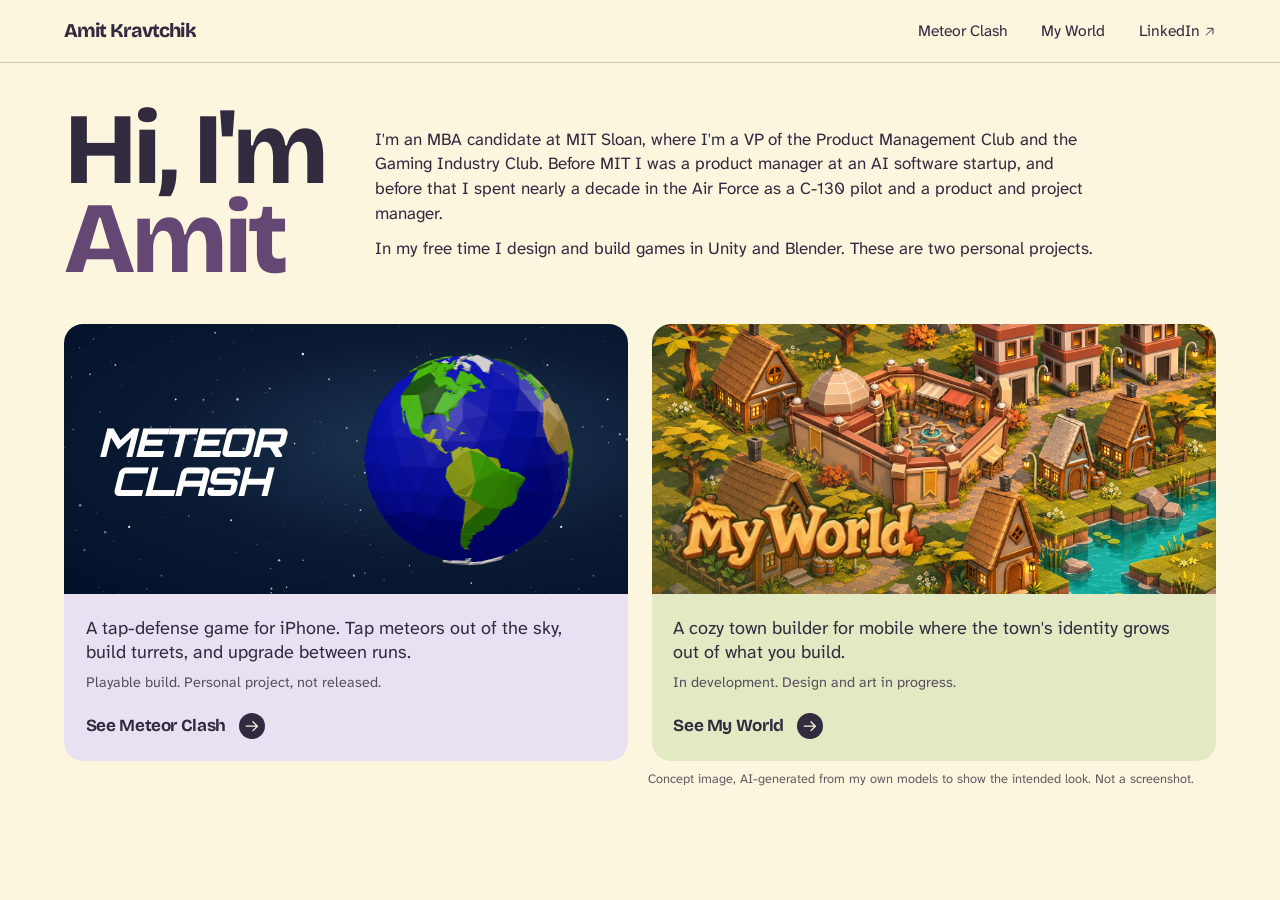
<file: index.html>
<!doctype html>
<html lang="en">
<head>
  <meta charset="utf-8">
  <meta name="viewport" content="width=device-width, initial-scale=1">
  <meta name="color-scheme" content="light">
  <meta name="description" content="Two personal games I design and build in Unity and Blender.">
  <title>Amit Kravtchik | Game projects</title>
  <link rel="icon" href="data:,">
  <link rel="preload" href="fonts/bricolage.woff2" as="font" type="font/woff2" crossorigin>
  <link rel="stylesheet" href="styles.css?v=3">
  <script type="module" src="site.js?v=8"></script>
</head>
<body class="home">
<a class="skip" href="#main">Skip to content</a>
<header class="mast"><div class="shell bar">
  <a class="byline" href="index.html">Amit Kravtchik</a>
  <nav aria-label="Main navigation"><a href="meteor-clash.html">Meteor Clash</a>
<a href="my-world.html">My World</a>
<a href="https://www.linkedin.com/in/amit-kravtchik/" target="_blank" rel="noopener noreferrer">LinkedIn<svg viewBox="0 0 24 24" width="20" height="20" fill="none" stroke="currentColor" stroke-width="1.7" stroke-linecap="round" stroke-linejoin="round" aria-hidden="true"><path d="M6 18 18 6M8 6h10v10"/></svg></a>
</nav>
</div></header>
<main class="shell" id="main">

<header class="hello">
  <h1>Hi, I'm <span>Amit</span></h1>
  <div class="bio"><p>I'm an MBA candidate at MIT Sloan, where I'm a VP of the Product Management Club and the Gaming Industry Club. Before MIT I was a product manager at an AI software startup, and before that I spent nearly a decade in the Air Force as a C-130 pilot and a product and project manager.</p>
  <p>In my free time I design and build games in Unity and Blender. These are two personal projects.</p></div>
</header>
<div class="projects">
  <a class="project arcade" href="meteor-clash.html" aria-labelledby="see-mc">
    <div class="cover space"><h2><span class="mc-logo"><span>METEOR</span><span>CLASH</span></span></h2>
      <div class="cover-planet" data-model="planet1" data-kind="cover" aria-hidden="true"><div class="stage"><canvas></canvas><span class="model-status" hidden></span></div></div>
    </div>
    <div class="card-copy"><p>A tap-defense game for iPhone. Tap meteors out of the sky, build turrets, and upgrade between runs.</p>
      <small>Playable build. Personal project, not released.</small>
      <span class="card-link" id="see-mc">See Meteor Clash <svg viewBox="0 0 24 24" width="20" height="20" fill="none" stroke="currentColor" stroke-width="1.7" stroke-linecap="round" stroke-linejoin="round" aria-hidden="true"><path d="M4 12h15m-6-6 6 6-6 6"/></svg></span>
    </div>
  </a>
  <a class="project town" href="my-world.html" aria-labelledby="see-mw" aria-describedby="concept-credit">
    <div class="cover village"><img class="cover-art" src="img/mw_concept.webp" width="1600" height="900" alt="Village of thatched cottages and townhouses around a domed market"><h2><img class="mw-logo" title="AI-generated My World wordmark" src="img/mw_logo.webp" srcset="img/mw_logo.webp 1x, img/mw_logo@2x.webp 2x" width="240" height="80" alt="My World"></h2></div>
    <div class="card-copy"><p>A cozy town builder for mobile where the town's identity grows out of what you build.</p>
      <small>In development. Design and art in progress.</small>
      <span class="card-link" id="see-mw">See My World <svg viewBox="0 0 24 24" width="20" height="20" fill="none" stroke="currentColor" stroke-width="1.7" stroke-linecap="round" stroke-linejoin="round" aria-hidden="true"><path d="M4 12h15m-6-6 6 6-6 6"/></svg></span>
    </div>
  </a>
</div>
<p class="art-credit" id="concept-credit">Concept image, AI-generated from my own models to show the intended look. Not a screenshot.</p>
</main>
</body>
</html>
</file>
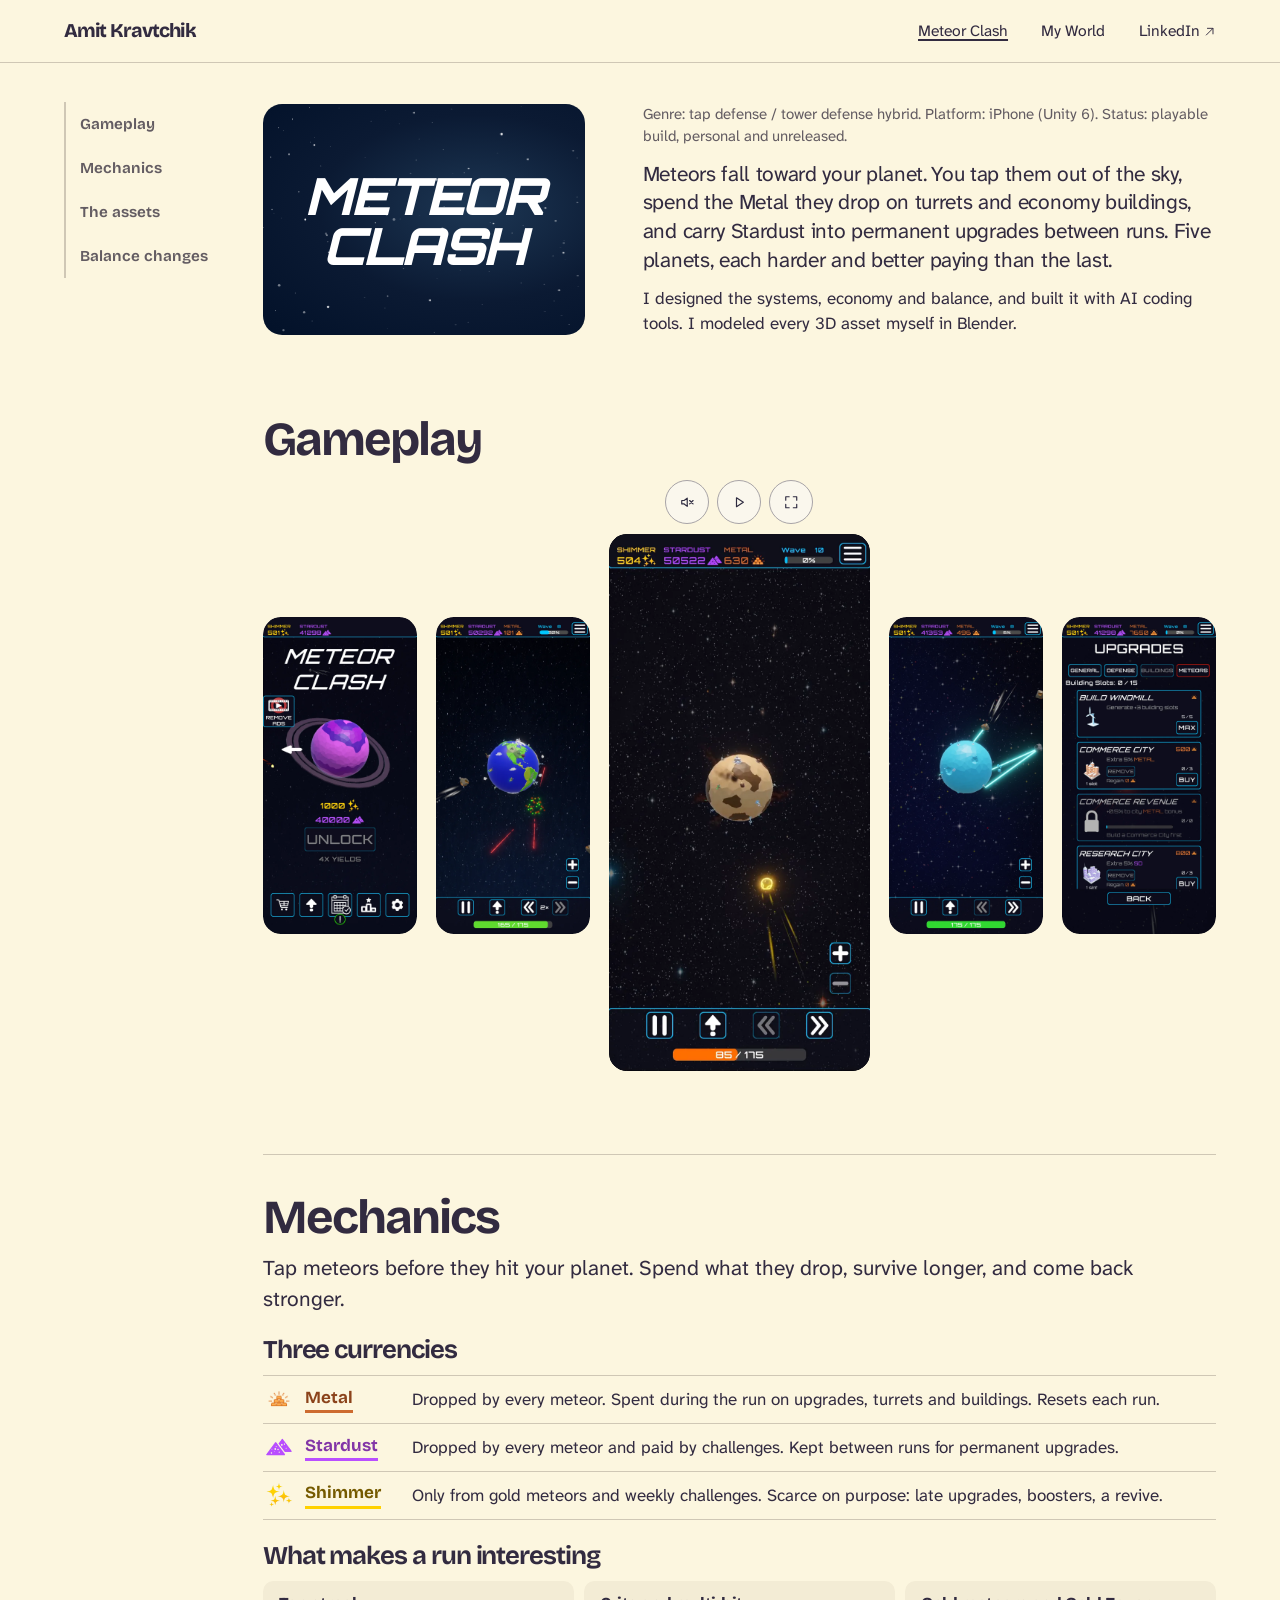
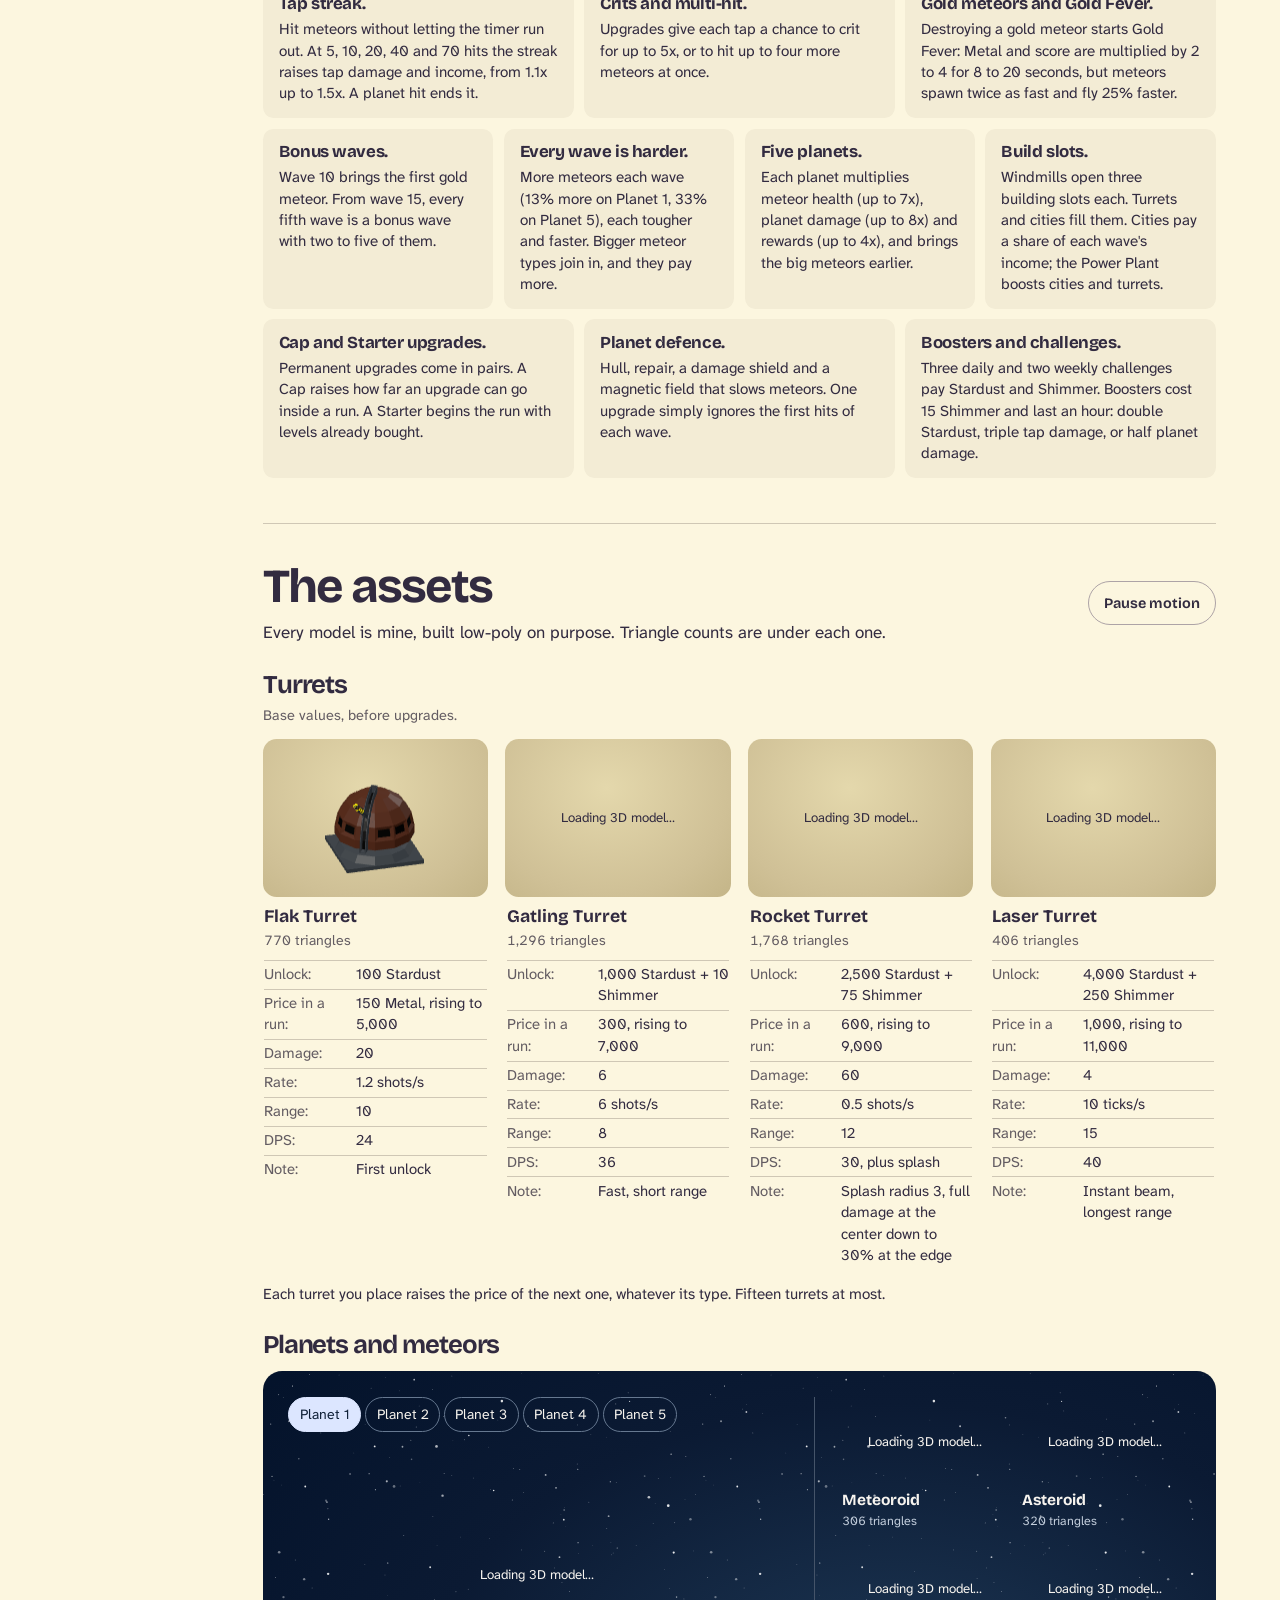
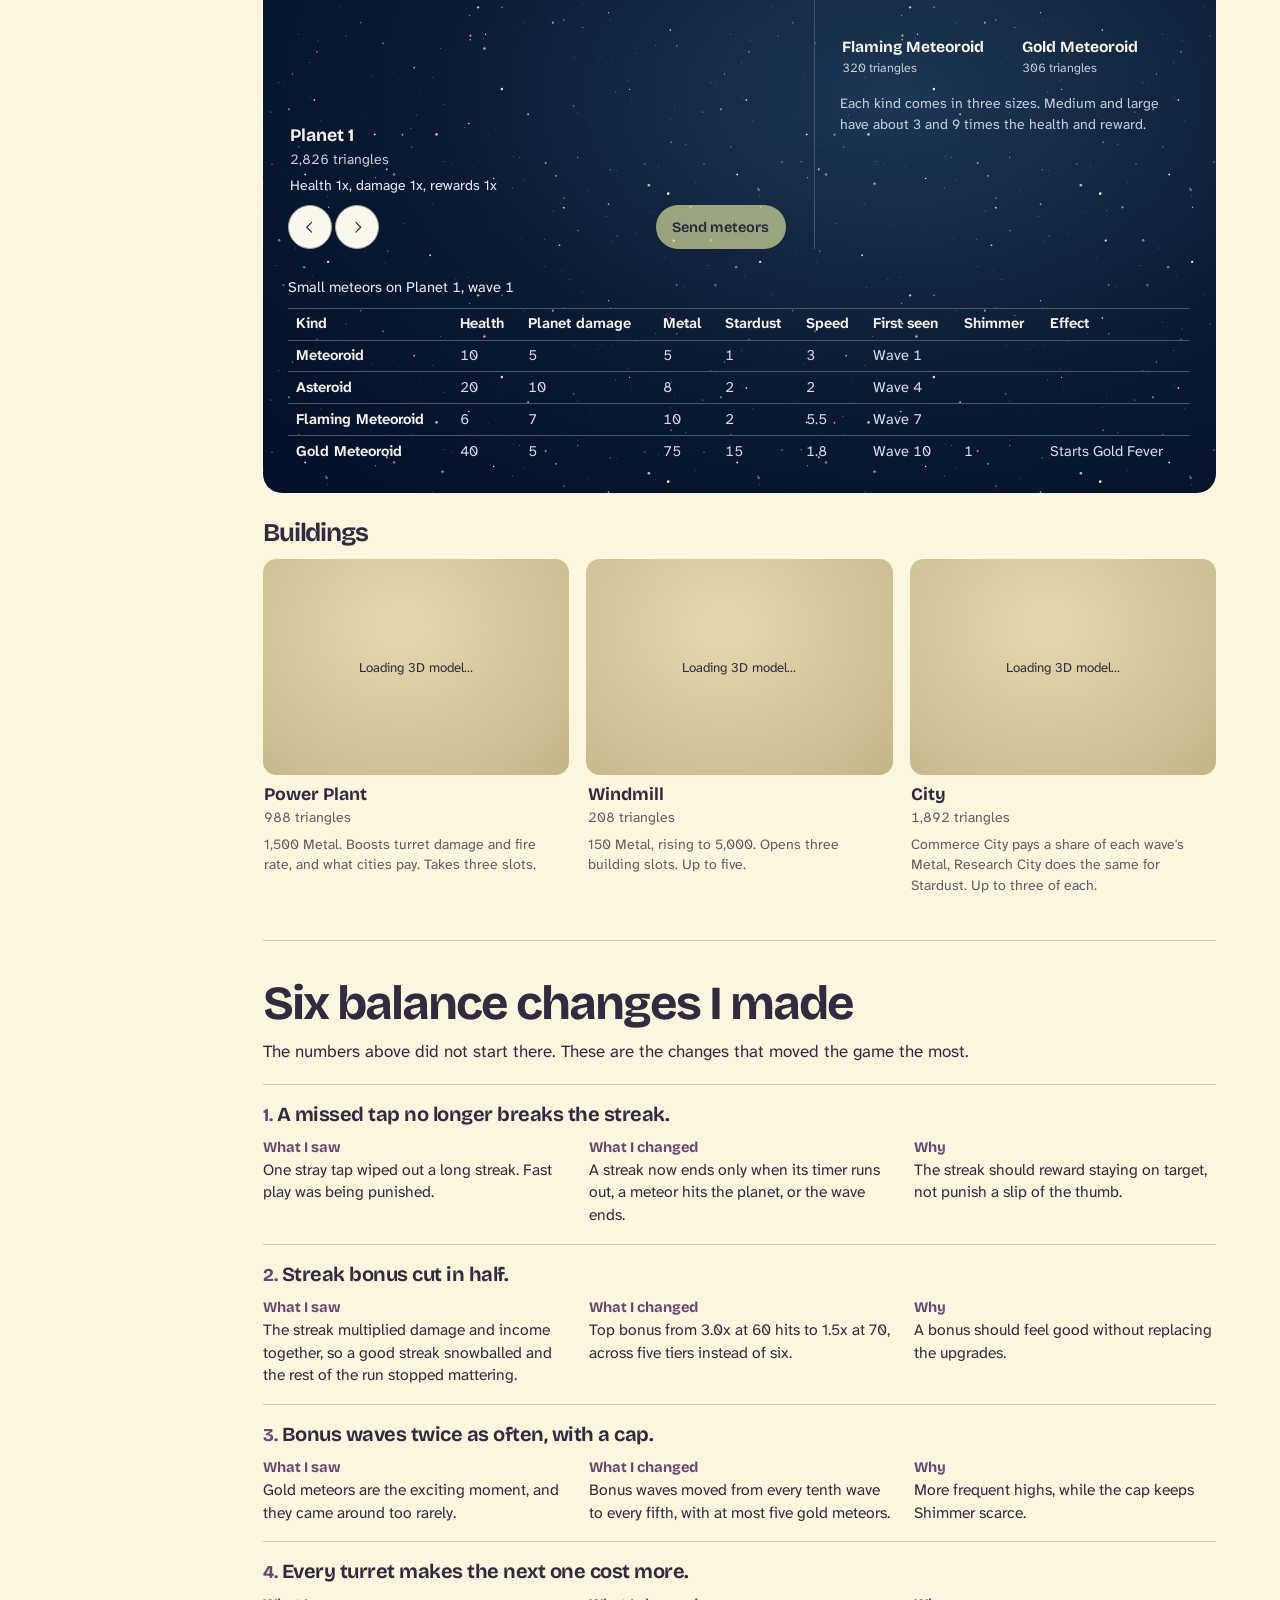
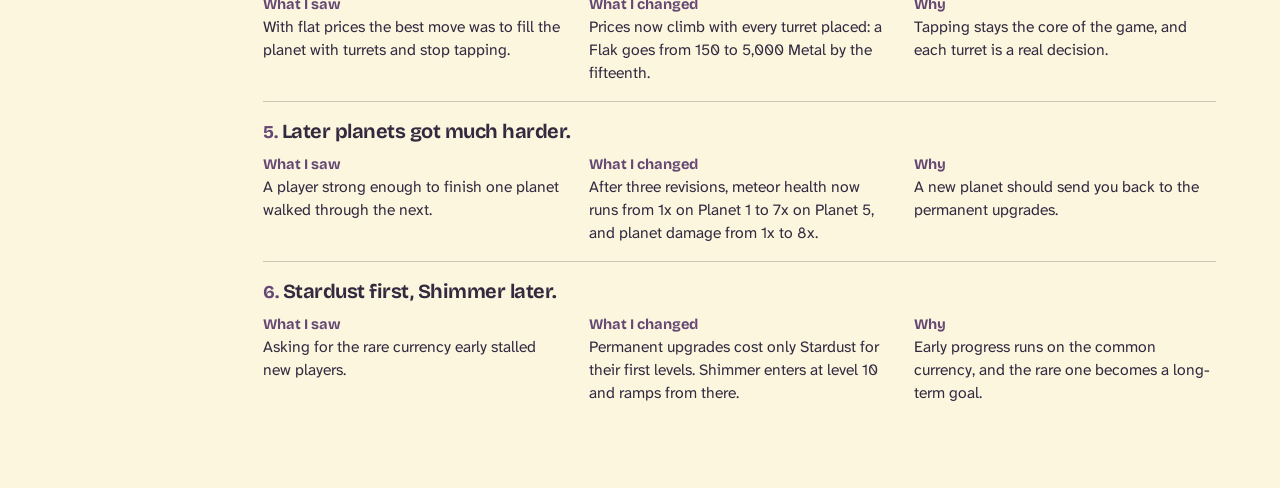
<file: meteor-clash.html>
<!doctype html>
<html lang="en">
<head>
  <meta charset="utf-8">
  <meta name="viewport" content="width=device-width, initial-scale=1">
  <meta name="color-scheme" content="light">
  <meta name="description" content="My personal iPhone tap-defense game, its low-poly models and six balance changes I made.">
  <title>Meteor Clash | Amit Kravtchik</title>
  <link rel="icon" href="data:,">
  <link rel="preload" href="fonts/bricolage.woff2" as="font" type="font/woff2" crossorigin>
  <link rel="stylesheet" href="styles.css?v=7">
  <script type="module" src="lightbox.js?v=7"></script>
  <script type="module" src="site.js?v=8"></script>
</head>
<body class="game meteor">
<a class="skip" href="#main">Skip to content</a>
<header class="mast"><div class="shell bar">
  <a class="byline" href="index.html">Amit Kravtchik</a>
  <nav aria-label="Main navigation"><a href="meteor-clash.html" aria-current="page">Meteor Clash</a>
<a href="my-world.html">My World</a>
<a href="https://www.linkedin.com/in/amit-kravtchik/" target="_blank" rel="noopener noreferrer">LinkedIn<svg viewBox="0 0 24 24" width="20" height="20" fill="none" stroke="currentColor" stroke-width="1.7" stroke-linecap="round" stroke-linejoin="round" aria-hidden="true"><path d="M6 18 18 6M8 6h10v10"/></svg></a>
</nav>
</div></header>
<main class="shell" id="main">
<nav class="page-nav" aria-label="On this page"><a href="#gameplay">Gameplay</a><a href="#play">Mechanics</a><a href="#assets">The assets</a><a href="#balance">Balance changes</a></nav>

<header class="game-intro">
  <h1 class="title-panel space" aria-label="Meteor Clash"><span class="mc-logo"><span>METEOR</span><span>CLASH</span></span></h1>
  <div class="game-copy"><p class="metadata">Genre: tap defense / tower defense hybrid. Platform: iPhone (Unity 6). Status: playable build, personal and unreleased.</p>
    <p>Meteors fall toward your planet. You tap them out of the sky, spend the Metal they drop on turrets and economy buildings, and carry Stardust into permanent upgrades between runs. Five planets, each harder and better paying than the last.</p>
    <p>I designed the systems, economy and balance, and built it with AI coding tools. I modeled every 3D asset myself in Blender.</p></div>
</header>
<section class="captures" id="gameplay" aria-labelledby="gameplay-h"><h2 id="gameplay-h">Gameplay</h2>
<div class="capture-grid">
<div class="capture-slot filled" data-slot="shot-1"><button type="button" class="image-thumb" aria-haspopup="dialog" aria-label="Enlarge screenshot: home screen with the fifth planet"><img src="img/mc_shot_1.webp" width="828" height="1704" alt="Meteor Clash home screen showing the ringed purple fifth planet, its unlock price and 4X yields" loading="lazy"></button></div>
<div class="capture-slot filled" data-slot="shot-2"><button type="button" class="image-thumb" aria-haspopup="dialog" aria-label="Enlarge screenshot: turrets defending the first planet"><img src="img/mc_shot_2.webp" width="828" height="1704" alt="Turrets on the first planet firing red tracers at incoming meteors" loading="lazy"></button></div>
<div class="video-cell"><div class="video-tools"><button type="button" class="icon-button" data-sound aria-pressed="false" aria-label="Sound"><svg viewBox="0 0 24 24" width="20" height="20" fill="none" stroke="currentColor" stroke-width="1.7" stroke-linecap="round" stroke-linejoin="round" aria-hidden="true"><path d="M4 9.5v5h3.5L12 18V6L7.5 9.5z"/><path class="sound-on" d="M15.5 9a4 4 0 0 1 0 6M18 6.5a7.5 7.5 0 0 1 0 11"/><path class="sound-off" d="m15.5 9.5 5 5m0-5-5 5"/></svg></button><button type="button" class="icon-button" data-playback aria-pressed="false" aria-label="Pause video"><svg viewBox="0 0 24 24" width="20" height="20" fill="none" stroke="currentColor" stroke-width="1.7" stroke-linecap="round" stroke-linejoin="round" aria-hidden="true"><path class="is-playing" d="M9 6v12M15 6v12"/><path class="is-paused" d="M8 5.5v13l10-6.500z"/></svg></button><button type="button" class="icon-button" data-enlarge aria-label="Enlarge video"><svg viewBox="0 0 24 24" width="20" height="20" fill="none" stroke="currentColor" stroke-width="1.7" stroke-linecap="round" stroke-linejoin="round" aria-hidden="true"><path d="M9 4H4v5M15 4h5v5M9 20H4v-5M15 20h5v-5"/></svg></button></div>
<div class="capture-slot video-slot filled" data-slot="video"><video src="video/mc_gameplay.mp4?v=3" poster="img/mc_gameplay_poster.webp" width="720" height="1480" muted loop playsinline preload="metadata" aria-label="42 seconds of Meteor Clash gameplay: tapping meteors, buying buildings, a Gold Rush and laser turrets."></video></div></div>
<div class="capture-slot filled" data-slot="shot-3"><button type="button" class="image-thumb" aria-haspopup="dialog" aria-label="Enlarge screenshot: laser turrets on the ice planet"><img src="img/mc_shot_3.webp" width="828" height="1704" alt="Three cyan laser beams from an ice planet tracking incoming meteors" loading="lazy"></button></div>
<div class="capture-slot filled" data-slot="shot-4"><button type="button" class="image-thumb" aria-haspopup="dialog" aria-label="Enlarge screenshot: in-run building upgrades"><img src="img/mc_shot_4.webp" width="828" height="1704" alt="Upgrade menu listing Windmill, Commerce City and Research City with Metal prices" loading="lazy"></button></div>
</div></section>
<section class="play" id="play"><h2>Mechanics</h2>
<p class="run-loop">Tap meteors before they hit your planet. Spend what they drop, survive longer, and come back stronger.</p>
<h3>Three currencies</h3><dl class="currencies">
<div class="currency-metal"><dt><button type="button" class="image-thumb" aria-haspopup="dialog" aria-label="Enlarge Metal icon"><img src="img/mc_cur_metal.webp" width="28" height="28" alt="" loading="lazy"></button><strong>Metal</strong></dt><dd>Dropped by every meteor. Spent during the run on upgrades, turrets and buildings. Resets each run.</dd></div>
<div class="currency-stardust"><dt><button type="button" class="image-thumb" aria-haspopup="dialog" aria-label="Enlarge Stardust icon"><img src="img/mc_cur_stardust.webp" width="28" height="28" alt="" loading="lazy"></button><strong>Stardust</strong></dt><dd>Dropped by every meteor and paid by challenges. Kept between runs for permanent upgrades.</dd></div>
<div class="currency-shimmer"><dt><button type="button" class="image-thumb" aria-haspopup="dialog" aria-label="Enlarge Shimmer icon"><img src="img/mc_cur_shimmer.webp" width="28" height="28" alt="" loading="lazy"></button><strong>Shimmer</strong></dt><dd>Only from gold meteors and weekly challenges. Scarce on purpose: late upgrades, boosters, a revive.</dd></div>
</dl>
<h3>What makes a run interesting</h3>
<div class="mechanics">
<div><h4>Tap streak.</h4><p>Hit meteors without letting the timer run out. At 5, 10, 20, 40 and 70 hits the streak raises tap damage and income, from 1.1x up to 1.5x. A planet hit ends it.</p></div>
<div><h4>Crits and multi-hit.</h4><p>Upgrades give each tap a chance to crit for up to 5x, or to hit up to four more meteors at once.</p></div>
<div><h4>Gold meteors and Gold Fever.</h4><p>Destroying a gold meteor starts Gold Fever: Metal and score are multiplied by 2 to 4 for 8 to 20 seconds, but meteors spawn twice as fast and fly 25% faster.</p></div>
<div><h4>Bonus waves.</h4><p>Wave 10 brings the first gold meteor. From wave 15, every fifth wave is a bonus wave with two to five of them.</p></div>
<div><h4>Every wave is harder.</h4><p>More meteors each wave (13% more on Planet 1, 33% on Planet 5), each tougher and faster. Bigger meteor types join in, and they pay more.</p></div>
<div><h4>Five planets.</h4><p>Each planet multiplies meteor health (up to 7x), planet damage (up to 8x) and rewards (up to 4x), and brings the big meteors earlier.</p></div>
<div><h4>Build slots.</h4><p>Windmills open three building slots each. Turrets and cities fill them. Cities pay a share of each wave's income; the Power Plant boosts cities and turrets.</p></div>
<div><h4>Cap and Starter upgrades.</h4><p>Permanent upgrades come in pairs. A Cap raises how far an upgrade can go inside a run. A Starter begins the run with levels already bought.</p></div>
<div><h4>Planet defence.</h4><p>Hull, repair, a damage shield and a magnetic field that slows meteors. One upgrade simply ignores the first hits of each wave.</p></div>
<div><h4>Boosters and challenges.</h4><p>Three daily and two weekly challenges pay Stardust and Shimmer. Boosters cost 15 Shimmer and last an hour: double Stardust, triple tap damage, or half planet damage.</p></div></div></section>
<section class="assets" id="assets"><div class="section-head"><div><h2>The assets</h2><p>Every model is mine, built low-poly on purpose. Triangle counts are under each one.</p></div><button class="motion" data-pause hidden>Pause motion</button></div>
<p class="sr" id="viewer-help">Drag or use the arrow keys to rotate. Pinch or use the plus and minus buttons to zoom.</p>
<h3>Turrets</h3><p class="asset-basis">Base values, before upgrades.</p><div class="model-row four">
<figure class="model" data-model="flak" data-kind="turret" data-fallback="img/mc_flak.webp">
  <div class="stage-wrap"><div class="stage" role="group" aria-label="Flak Turret, 3D model" aria-describedby="viewer-help"><canvas aria-hidden="true"></canvas><span class="model-status">3D preview requires JavaScript.</span></div>
    <div class="zoom-tools" hidden><button type="button" class="icon-button" aria-label="Zoom out on Flak Turret" data-zoom="-1"><svg viewBox="0 0 24 24" width="20" height="20" fill="none" stroke="currentColor" stroke-width="1.7" stroke-linecap="round" stroke-linejoin="round" aria-hidden="true"><path d="M5 12h14"/></svg></button><button type="button" class="icon-button" aria-label="Zoom in on Flak Turret" data-zoom="1"><svg viewBox="0 0 24 24" width="20" height="20" fill="none" stroke="currentColor" stroke-width="1.7" stroke-linecap="round" stroke-linejoin="round" aria-hidden="true"><path d="M5 12h14M12 5v14"/></svg></button><button type="button" class="icon-button" aria-label="Reset view of Flak Turret" data-reset><svg viewBox="0 0 24 24" width="20" height="20" fill="none" stroke="currentColor" stroke-width="1.7" stroke-linecap="round" stroke-linejoin="round" aria-hidden="true"><path d="M4 5v5h5M4.5 10a8 8 0 1 1 1 6"/></svg></button></div></div>
  <figcaption><strong class="model-name">Flak Turret</strong><span class="triangles">770 triangles</span><dl class="specs"><div><dt>Unlock:</dt><dd>100 Stardust</dd></div><div><dt>Price in a run:</dt><dd>150 Metal, rising to 5,000</dd></div><div><dt>Damage:</dt><dd>20</dd></div><div><dt>Rate:</dt><dd>1.2 shots/s</dd></div><div><dt>Range:</dt><dd>10</dd></div><div><dt>DPS:</dt><dd>24</dd></div><div><dt>Note:</dt><dd>First unlock</dd></div></dl></figcaption>
</figure>
<figure class="model" data-model="gatling" data-kind="turret" data-fallback="img/mc_gatling.webp">
  <div class="stage-wrap"><div class="stage" role="group" aria-label="Gatling Turret, 3D model" aria-describedby="viewer-help"><canvas aria-hidden="true"></canvas><span class="model-status">3D preview requires JavaScript.</span></div>
    <div class="zoom-tools" hidden><button type="button" class="icon-button" aria-label="Zoom out on Gatling Turret" data-zoom="-1"><svg viewBox="0 0 24 24" width="20" height="20" fill="none" stroke="currentColor" stroke-width="1.7" stroke-linecap="round" stroke-linejoin="round" aria-hidden="true"><path d="M5 12h14"/></svg></button><button type="button" class="icon-button" aria-label="Zoom in on Gatling Turret" data-zoom="1"><svg viewBox="0 0 24 24" width="20" height="20" fill="none" stroke="currentColor" stroke-width="1.7" stroke-linecap="round" stroke-linejoin="round" aria-hidden="true"><path d="M5 12h14M12 5v14"/></svg></button><button type="button" class="icon-button" aria-label="Reset view of Gatling Turret" data-reset><svg viewBox="0 0 24 24" width="20" height="20" fill="none" stroke="currentColor" stroke-width="1.7" stroke-linecap="round" stroke-linejoin="round" aria-hidden="true"><path d="M4 5v5h5M4.5 10a8 8 0 1 1 1 6"/></svg></button></div></div>
  <figcaption><strong class="model-name">Gatling Turret</strong><span class="triangles">1,296 triangles</span><dl class="specs"><div><dt>Unlock:</dt><dd>1,000 Stardust + 10 Shimmer</dd></div><div><dt>Price in a run:</dt><dd>300, rising to 7,000</dd></div><div><dt>Damage:</dt><dd>6</dd></div><div><dt>Rate:</dt><dd>6 shots/s</dd></div><div><dt>Range:</dt><dd>8</dd></div><div><dt>DPS:</dt><dd>36</dd></div><div><dt>Note:</dt><dd>Fast, short range</dd></div></dl></figcaption>
</figure>
<figure class="model" data-model="rocket" data-kind="turret" data-fallback="img/mc_rocket.webp">
  <div class="stage-wrap"><div class="stage" role="group" aria-label="Rocket Turret, 3D model" aria-describedby="viewer-help"><canvas aria-hidden="true"></canvas><span class="model-status">3D preview requires JavaScript.</span></div>
    <div class="zoom-tools" hidden><button type="button" class="icon-button" aria-label="Zoom out on Rocket Turret" data-zoom="-1"><svg viewBox="0 0 24 24" width="20" height="20" fill="none" stroke="currentColor" stroke-width="1.7" stroke-linecap="round" stroke-linejoin="round" aria-hidden="true"><path d="M5 12h14"/></svg></button><button type="button" class="icon-button" aria-label="Zoom in on Rocket Turret" data-zoom="1"><svg viewBox="0 0 24 24" width="20" height="20" fill="none" stroke="currentColor" stroke-width="1.7" stroke-linecap="round" stroke-linejoin="round" aria-hidden="true"><path d="M5 12h14M12 5v14"/></svg></button><button type="button" class="icon-button" aria-label="Reset view of Rocket Turret" data-reset><svg viewBox="0 0 24 24" width="20" height="20" fill="none" stroke="currentColor" stroke-width="1.7" stroke-linecap="round" stroke-linejoin="round" aria-hidden="true"><path d="M4 5v5h5M4.5 10a8 8 0 1 1 1 6"/></svg></button></div></div>
  <figcaption><strong class="model-name">Rocket Turret</strong><span class="triangles">1,768 triangles</span><dl class="specs"><div><dt>Unlock:</dt><dd>2,500 Stardust + 75 Shimmer</dd></div><div><dt>Price in a run:</dt><dd>600, rising to 9,000</dd></div><div><dt>Damage:</dt><dd>60</dd></div><div><dt>Rate:</dt><dd>0.5 shots/s</dd></div><div><dt>Range:</dt><dd>12</dd></div><div><dt>DPS:</dt><dd>30, plus splash</dd></div><div><dt>Note:</dt><dd>Splash radius 3, full damage at the center down to 30% at the edge</dd></div></dl></figcaption>
</figure>
<figure class="model" data-model="laser" data-kind="turret" data-fallback="img/mc_laser.webp">
  <div class="stage-wrap"><div class="stage" role="group" aria-label="Laser Turret, 3D model" aria-describedby="viewer-help"><canvas aria-hidden="true"></canvas><span class="model-status">3D preview requires JavaScript.</span></div>
    <div class="zoom-tools" hidden><button type="button" class="icon-button" aria-label="Zoom out on Laser Turret" data-zoom="-1"><svg viewBox="0 0 24 24" width="20" height="20" fill="none" stroke="currentColor" stroke-width="1.7" stroke-linecap="round" stroke-linejoin="round" aria-hidden="true"><path d="M5 12h14"/></svg></button><button type="button" class="icon-button" aria-label="Zoom in on Laser Turret" data-zoom="1"><svg viewBox="0 0 24 24" width="20" height="20" fill="none" stroke="currentColor" stroke-width="1.7" stroke-linecap="round" stroke-linejoin="round" aria-hidden="true"><path d="M5 12h14M12 5v14"/></svg></button><button type="button" class="icon-button" aria-label="Reset view of Laser Turret" data-reset><svg viewBox="0 0 24 24" width="20" height="20" fill="none" stroke="currentColor" stroke-width="1.7" stroke-linecap="round" stroke-linejoin="round" aria-hidden="true"><path d="M4 5v5h5M4.5 10a8 8 0 1 1 1 6"/></svg></button></div></div>
  <figcaption><strong class="model-name">Laser Turret</strong><span class="triangles">406 triangles</span><dl class="specs"><div><dt>Unlock:</dt><dd>4,000 Stardust + 250 Shimmer</dd></div><div><dt>Price in a run:</dt><dd>1,000, rising to 11,000</dd></div><div><dt>Damage:</dt><dd>4</dd></div><div><dt>Rate:</dt><dd>10 ticks/s</dd></div><div><dt>Range:</dt><dd>15</dd></div><div><dt>DPS:</dt><dd>40</dd></div><div><dt>Note:</dt><dd>Instant beam, longest range</dd></div></dl></figcaption>
</figure></div>
<p class="asset-footnote">Each turret you place raises the price of the next one, whatever its type. Fifteen turrets at most.</p>
<h3>Planets and meteors</h3>
<div class="space observatory">
  <div class="planet-column">
    <fieldset class="planet-picks" disabled><legend class="sr">Choose a planet</legend><label><input type="radio" name="planet" value="planet1" data-stats="Health 1x, damage 1x, rewards 1x" data-fallback="img/mc_planet1.webp" checked><span>Planet 1</span></label><label><input type="radio" name="planet" value="planet2" data-stats="Health 1.6x, damage 1.7x, rewards 1.5x" data-fallback="img/mc_planet2.webp" ><span>Planet 2</span></label><label><input type="radio" name="planet" value="planet3" data-stats="Health 2.6x, damage 2.8x, rewards 2x" data-fallback="img/mc_planet3.webp" ><span>Planet 3</span></label><label><input type="radio" name="planet" value="planet4" data-stats="Health 4.3x, damage 4.8x, rewards 3x" data-fallback="img/mc_planet4.webp" ><span>Planet 4</span></label><label><input type="radio" name="planet" value="planet5" data-stats="Health 7x, damage 8x, rewards 4x" data-fallback="img/mc_planet5.webp" ><span>Planet 5</span></label></fieldset>
    <figure class="model" data-model="planet1" data-kind="planet" data-fallback="img/mc_planet1.webp">
  <div class="stage-wrap"><div class="stage" role="group" aria-label="Planet 1, 3D model" aria-describedby="viewer-help"><canvas aria-hidden="true"></canvas><span class="model-status">3D preview requires JavaScript.</span></div>
    <div class="zoom-tools" hidden><button type="button" class="icon-button" aria-label="Zoom out on Planet 1" data-zoom="-1"><svg viewBox="0 0 24 24" width="20" height="20" fill="none" stroke="currentColor" stroke-width="1.7" stroke-linecap="round" stroke-linejoin="round" aria-hidden="true"><path d="M5 12h14"/></svg></button><button type="button" class="icon-button" aria-label="Zoom in on Planet 1" data-zoom="1"><svg viewBox="0 0 24 24" width="20" height="20" fill="none" stroke="currentColor" stroke-width="1.7" stroke-linecap="round" stroke-linejoin="round" aria-hidden="true"><path d="M5 12h14M12 5v14"/></svg></button><button type="button" class="icon-button" aria-label="Reset view of Planet 1" data-reset><svg viewBox="0 0 24 24" width="20" height="20" fill="none" stroke="currentColor" stroke-width="1.7" stroke-linecap="round" stroke-linejoin="round" aria-hidden="true"><path d="M4 5v5h5M4.5 10a8 8 0 1 1 1 6"/></svg></button></div></div>
  <figcaption><strong class="model-name">Planet 1</strong><span class="triangles">2,826 triangles</span><span class="planet-stats" aria-live="polite">Health 1x, damage 1x, rewards 1x</span></figcaption>
</figure>
    <div class="planet-actions"><div class="planet-steps"><button type="button" class="icon-button" aria-label="Previous planet" data-step="-1" disabled><svg viewBox="0 0 24 24" width="20" height="20" fill="none" stroke="currentColor" stroke-width="1.7" stroke-linecap="round" stroke-linejoin="round" aria-hidden="true"><path d="m14 5-7 7 7 7"/></svg></button><button type="button" class="icon-button" aria-label="Next planet" data-step="1" disabled><svg viewBox="0 0 24 24" width="20" height="20" fill="none" stroke="currentColor" stroke-width="1.7" stroke-linecap="round" stroke-linejoin="round" aria-hidden="true"><path d="m10 5 7 7-7 7"/></svg></button></div><button class="send" data-send disabled>Send meteors</button></div>
  </div>
  <div class="meteor-column"><div class="model-row meteor-grid">
<figure class="model" data-model="meteor1" data-kind="meteor">
  <div class="stage-wrap"><div class="stage" role="group" aria-label="Meteoroid, 3D model" aria-describedby="viewer-help"><canvas aria-hidden="true"></canvas><span class="model-status">3D preview requires JavaScript.</span></div>
    <div class="zoom-tools" hidden><button type="button" class="icon-button" aria-label="Zoom out on Meteoroid" data-zoom="-1"><svg viewBox="0 0 24 24" width="20" height="20" fill="none" stroke="currentColor" stroke-width="1.7" stroke-linecap="round" stroke-linejoin="round" aria-hidden="true"><path d="M5 12h14"/></svg></button><button type="button" class="icon-button" aria-label="Zoom in on Meteoroid" data-zoom="1"><svg viewBox="0 0 24 24" width="20" height="20" fill="none" stroke="currentColor" stroke-width="1.7" stroke-linecap="round" stroke-linejoin="round" aria-hidden="true"><path d="M5 12h14M12 5v14"/></svg></button><button type="button" class="icon-button" aria-label="Reset view of Meteoroid" data-reset><svg viewBox="0 0 24 24" width="20" height="20" fill="none" stroke="currentColor" stroke-width="1.7" stroke-linecap="round" stroke-linejoin="round" aria-hidden="true"><path d="M4 5v5h5M4.5 10a8 8 0 1 1 1 6"/></svg></button></div></div>
  <figcaption><strong class="model-name">Meteoroid</strong><span class="triangles">306 triangles</span></figcaption>
</figure>
<figure class="model" data-model="meteor2" data-kind="meteor">
  <div class="stage-wrap"><div class="stage" role="group" aria-label="Asteroid, 3D model" aria-describedby="viewer-help"><canvas aria-hidden="true"></canvas><span class="model-status">3D preview requires JavaScript.</span></div>
    <div class="zoom-tools" hidden><button type="button" class="icon-button" aria-label="Zoom out on Asteroid" data-zoom="-1"><svg viewBox="0 0 24 24" width="20" height="20" fill="none" stroke="currentColor" stroke-width="1.7" stroke-linecap="round" stroke-linejoin="round" aria-hidden="true"><path d="M5 12h14"/></svg></button><button type="button" class="icon-button" aria-label="Zoom in on Asteroid" data-zoom="1"><svg viewBox="0 0 24 24" width="20" height="20" fill="none" stroke="currentColor" stroke-width="1.7" stroke-linecap="round" stroke-linejoin="round" aria-hidden="true"><path d="M5 12h14M12 5v14"/></svg></button><button type="button" class="icon-button" aria-label="Reset view of Asteroid" data-reset><svg viewBox="0 0 24 24" width="20" height="20" fill="none" stroke="currentColor" stroke-width="1.7" stroke-linecap="round" stroke-linejoin="round" aria-hidden="true"><path d="M4 5v5h5M4.5 10a8 8 0 1 1 1 6"/></svg></button></div></div>
  <figcaption><strong class="model-name">Asteroid</strong><span class="triangles">320 triangles</span></figcaption>
</figure>
<figure class="model" data-model="meteor_fire" data-kind="meteor">
  <div class="stage-wrap"><div class="stage" role="group" aria-label="Flaming Meteoroid, 3D model" aria-describedby="viewer-help"><canvas aria-hidden="true"></canvas><span class="model-status">3D preview requires JavaScript.</span></div>
    <div class="zoom-tools" hidden><button type="button" class="icon-button" aria-label="Zoom out on Flaming Meteoroid" data-zoom="-1"><svg viewBox="0 0 24 24" width="20" height="20" fill="none" stroke="currentColor" stroke-width="1.7" stroke-linecap="round" stroke-linejoin="round" aria-hidden="true"><path d="M5 12h14"/></svg></button><button type="button" class="icon-button" aria-label="Zoom in on Flaming Meteoroid" data-zoom="1"><svg viewBox="0 0 24 24" width="20" height="20" fill="none" stroke="currentColor" stroke-width="1.7" stroke-linecap="round" stroke-linejoin="round" aria-hidden="true"><path d="M5 12h14M12 5v14"/></svg></button><button type="button" class="icon-button" aria-label="Reset view of Flaming Meteoroid" data-reset><svg viewBox="0 0 24 24" width="20" height="20" fill="none" stroke="currentColor" stroke-width="1.7" stroke-linecap="round" stroke-linejoin="round" aria-hidden="true"><path d="M4 5v5h5M4.5 10a8 8 0 1 1 1 6"/></svg></button></div></div>
  <figcaption><strong class="model-name">Flaming Meteoroid</strong><span class="triangles">320 triangles</span></figcaption>
</figure>
<figure class="model" data-model="meteor_gold" data-kind="meteor">
  <div class="stage-wrap"><div class="stage" role="group" aria-label="Gold Meteoroid, 3D model" aria-describedby="viewer-help"><canvas aria-hidden="true"></canvas><span class="model-status">3D preview requires JavaScript.</span></div>
    <div class="zoom-tools" hidden><button type="button" class="icon-button" aria-label="Zoom out on Gold Meteoroid" data-zoom="-1"><svg viewBox="0 0 24 24" width="20" height="20" fill="none" stroke="currentColor" stroke-width="1.7" stroke-linecap="round" stroke-linejoin="round" aria-hidden="true"><path d="M5 12h14"/></svg></button><button type="button" class="icon-button" aria-label="Zoom in on Gold Meteoroid" data-zoom="1"><svg viewBox="0 0 24 24" width="20" height="20" fill="none" stroke="currentColor" stroke-width="1.7" stroke-linecap="round" stroke-linejoin="round" aria-hidden="true"><path d="M5 12h14M12 5v14"/></svg></button><button type="button" class="icon-button" aria-label="Reset view of Gold Meteoroid" data-reset><svg viewBox="0 0 24 24" width="20" height="20" fill="none" stroke="currentColor" stroke-width="1.7" stroke-linecap="round" stroke-linejoin="round" aria-hidden="true"><path d="M4 5v5h5M4.5 10a8 8 0 1 1 1 6"/></svg></button></div></div>
  <figcaption><strong class="model-name">Gold Meteoroid</strong><span class="triangles">306 triangles</span></figcaption>
</figure></div><p>Each kind comes in three sizes. Medium and large have about 3 and 9 times the health and reward.</p></div>
<div class="meteor-values"><table><caption>Small meteors on Planet 1, wave 1</caption>
<thead><tr><th scope="col">Kind</th><th scope="col">Health</th><th scope="col">Planet damage</th><th scope="col">Metal</th><th scope="col">Stardust</th><th scope="col">Speed</th><th scope="col">First seen</th><th scope="col">Shimmer</th><th scope="col">Effect</th></tr></thead><tbody>
<tr><th scope="row">Meteoroid</th><td data-label="Health">10</td><td data-label="Planet damage">5</td><td data-label="Metal">5</td><td data-label="Stardust">1</td><td data-label="Speed">3</td><td data-label="First seen">Wave 1</td><td data-label="Shimmer"></td><td data-label="Effect"></td></tr>
<tr><th scope="row">Asteroid</th><td data-label="Health">20</td><td data-label="Planet damage">10</td><td data-label="Metal">8</td><td data-label="Stardust">2</td><td data-label="Speed">2</td><td data-label="First seen">Wave 4</td><td data-label="Shimmer"></td><td data-label="Effect"></td></tr>
<tr><th scope="row">Flaming Meteoroid</th><td data-label="Health">6</td><td data-label="Planet damage">7</td><td data-label="Metal">10</td><td data-label="Stardust">2</td><td data-label="Speed">5.5</td><td data-label="First seen">Wave 7</td><td data-label="Shimmer"></td><td data-label="Effect"></td></tr>
<tr><th scope="row">Gold Meteoroid</th><td data-label="Health">40</td><td data-label="Planet damage">5</td><td data-label="Metal">75</td><td data-label="Stardust">15</td><td data-label="Speed">1.8</td><td data-label="First seen">Wave 10</td><td data-label="Shimmer">1</td><td data-label="Effect">Starts Gold Fever</td></tr>
</tbody></table></div>
</div>
<h3>Buildings</h3><div class="model-row three">
<figure class="model" data-model="powerplant" data-kind="building" data-fallback="img/mc_powerplant.webp">
  <div class="stage-wrap"><div class="stage" role="group" aria-label="Power Plant, 3D model" aria-describedby="viewer-help"><canvas aria-hidden="true"></canvas><span class="model-status">3D preview requires JavaScript.</span></div>
    <div class="zoom-tools" hidden><button type="button" class="icon-button" aria-label="Zoom out on Power Plant" data-zoom="-1"><svg viewBox="0 0 24 24" width="20" height="20" fill="none" stroke="currentColor" stroke-width="1.7" stroke-linecap="round" stroke-linejoin="round" aria-hidden="true"><path d="M5 12h14"/></svg></button><button type="button" class="icon-button" aria-label="Zoom in on Power Plant" data-zoom="1"><svg viewBox="0 0 24 24" width="20" height="20" fill="none" stroke="currentColor" stroke-width="1.7" stroke-linecap="round" stroke-linejoin="round" aria-hidden="true"><path d="M5 12h14M12 5v14"/></svg></button><button type="button" class="icon-button" aria-label="Reset view of Power Plant" data-reset><svg viewBox="0 0 24 24" width="20" height="20" fill="none" stroke="currentColor" stroke-width="1.7" stroke-linecap="round" stroke-linejoin="round" aria-hidden="true"><path d="M4 5v5h5M4.5 10a8 8 0 1 1 1 6"/></svg></button></div></div>
  <figcaption><strong class="model-name">Power Plant</strong><span class="triangles">988 triangles</span><p class="building-stats">1,500 Metal. Boosts turret damage and fire rate, and what cities pay. Takes three slots.</p></figcaption>
</figure>
<figure class="model" data-model="windmill" data-kind="building" data-fallback="img/mc_windmill.webp">
  <div class="stage-wrap"><div class="stage" role="group" aria-label="Windmill, 3D model" aria-describedby="viewer-help"><canvas aria-hidden="true"></canvas><span class="model-status">3D preview requires JavaScript.</span></div>
    <div class="zoom-tools" hidden><button type="button" class="icon-button" aria-label="Zoom out on Windmill" data-zoom="-1"><svg viewBox="0 0 24 24" width="20" height="20" fill="none" stroke="currentColor" stroke-width="1.7" stroke-linecap="round" stroke-linejoin="round" aria-hidden="true"><path d="M5 12h14"/></svg></button><button type="button" class="icon-button" aria-label="Zoom in on Windmill" data-zoom="1"><svg viewBox="0 0 24 24" width="20" height="20" fill="none" stroke="currentColor" stroke-width="1.7" stroke-linecap="round" stroke-linejoin="round" aria-hidden="true"><path d="M5 12h14M12 5v14"/></svg></button><button type="button" class="icon-button" aria-label="Reset view of Windmill" data-reset><svg viewBox="0 0 24 24" width="20" height="20" fill="none" stroke="currentColor" stroke-width="1.7" stroke-linecap="round" stroke-linejoin="round" aria-hidden="true"><path d="M4 5v5h5M4.5 10a8 8 0 1 1 1 6"/></svg></button></div></div>
  <figcaption><strong class="model-name">Windmill</strong><span class="triangles">208 triangles</span><p class="building-stats">150 Metal, rising to 5,000. Opens three building slots. Up to five.</p></figcaption>
</figure>
<figure class="model" data-model="city" data-kind="building" data-fallback="img/mc_city.webp">
  <div class="stage-wrap"><div class="stage" role="group" aria-label="City, 3D model" aria-describedby="viewer-help"><canvas aria-hidden="true"></canvas><span class="model-status">3D preview requires JavaScript.</span></div>
    <div class="zoom-tools" hidden><button type="button" class="icon-button" aria-label="Zoom out on City" data-zoom="-1"><svg viewBox="0 0 24 24" width="20" height="20" fill="none" stroke="currentColor" stroke-width="1.7" stroke-linecap="round" stroke-linejoin="round" aria-hidden="true"><path d="M5 12h14"/></svg></button><button type="button" class="icon-button" aria-label="Zoom in on City" data-zoom="1"><svg viewBox="0 0 24 24" width="20" height="20" fill="none" stroke="currentColor" stroke-width="1.7" stroke-linecap="round" stroke-linejoin="round" aria-hidden="true"><path d="M5 12h14M12 5v14"/></svg></button><button type="button" class="icon-button" aria-label="Reset view of City" data-reset><svg viewBox="0 0 24 24" width="20" height="20" fill="none" stroke="currentColor" stroke-width="1.7" stroke-linecap="round" stroke-linejoin="round" aria-hidden="true"><path d="M4 5v5h5M4.5 10a8 8 0 1 1 1 6"/></svg></button></div></div>
  <figcaption><strong class="model-name">City</strong><span class="triangles">1,892 triangles</span><p class="building-stats">Commerce City pays a share of each wave's Metal, Research City does the same for Stardust. Up to three of each.</p></figcaption>
</figure></div>
</section>
<section class="balance" id="balance"><h2>Six balance changes I made</h2><p>The numbers above did not start there. These are the changes that moved the game the most.</p>
<ol class="balance-notes">
<li><h3>A missed tap no longer breaks the streak.</h3><dl><div><dt>What I saw</dt><dd>One stray tap wiped out a long streak. Fast play was being punished.</dd></div><div><dt>What I changed</dt><dd>A streak now ends only when its timer runs out, a meteor hits the planet, or the wave ends.</dd></div><div><dt>Why</dt><dd>The streak should reward staying on target, not punish a slip of the thumb.</dd></div></dl></li>
<li><h3>Streak bonus cut in half.</h3><dl><div><dt>What I saw</dt><dd>The streak multiplied damage and income together, so a good streak snowballed and the rest of the run stopped mattering.</dd></div><div><dt>What I changed</dt><dd>Top bonus from 3.0x at 60 hits to 1.5x at 70, across five tiers instead of six.</dd></div><div><dt>Why</dt><dd>A bonus should feel good without replacing the upgrades.</dd></div></dl></li>
<li><h3>Bonus waves twice as often, with a cap.</h3><dl><div><dt>What I saw</dt><dd>Gold meteors are the exciting moment, and they came around too rarely.</dd></div><div><dt>What I changed</dt><dd>Bonus waves moved from every tenth wave to every fifth, with at most five gold meteors.</dd></div><div><dt>Why</dt><dd>More frequent highs, while the cap keeps Shimmer scarce.</dd></div></dl></li>
<li><h3>Every turret makes the next one cost more.</h3><dl><div><dt>What I saw</dt><dd>With flat prices the best move was to fill the planet with turrets and stop tapping.</dd></div><div><dt>What I changed</dt><dd>Prices now climb with every turret placed: a Flak goes from 150 to 5,000 Metal by the fifteenth.</dd></div><div><dt>Why</dt><dd>Tapping stays the core of the game, and each turret is a real decision.</dd></div></dl></li>
<li><h3>Later planets got much harder.</h3><dl><div><dt>What I saw</dt><dd>A player strong enough to finish one planet walked through the next.</dd></div><div><dt>What I changed</dt><dd>After three revisions, meteor health now runs from 1x on Planet 1 to 7x on Planet 5, and planet damage from 1x to 8x.</dd></div><div><dt>Why</dt><dd>A new planet should send you back to the permanent upgrades.</dd></div></dl></li>
<li><h3>Stardust first, Shimmer later.</h3><dl><div><dt>What I saw</dt><dd>Asking for the rare currency early stalled new players.</dd></div><div><dt>What I changed</dt><dd>Permanent upgrades cost only Stardust for their first levels. Shimmer enters at level 10 and ramps from there.</dd></div><div><dt>Why</dt><dd>Early progress runs on the common currency, and the rare one becomes a long-term goal.</dd></div></dl></li>
</ol></section>
</main>
</body>
</html>
</file>
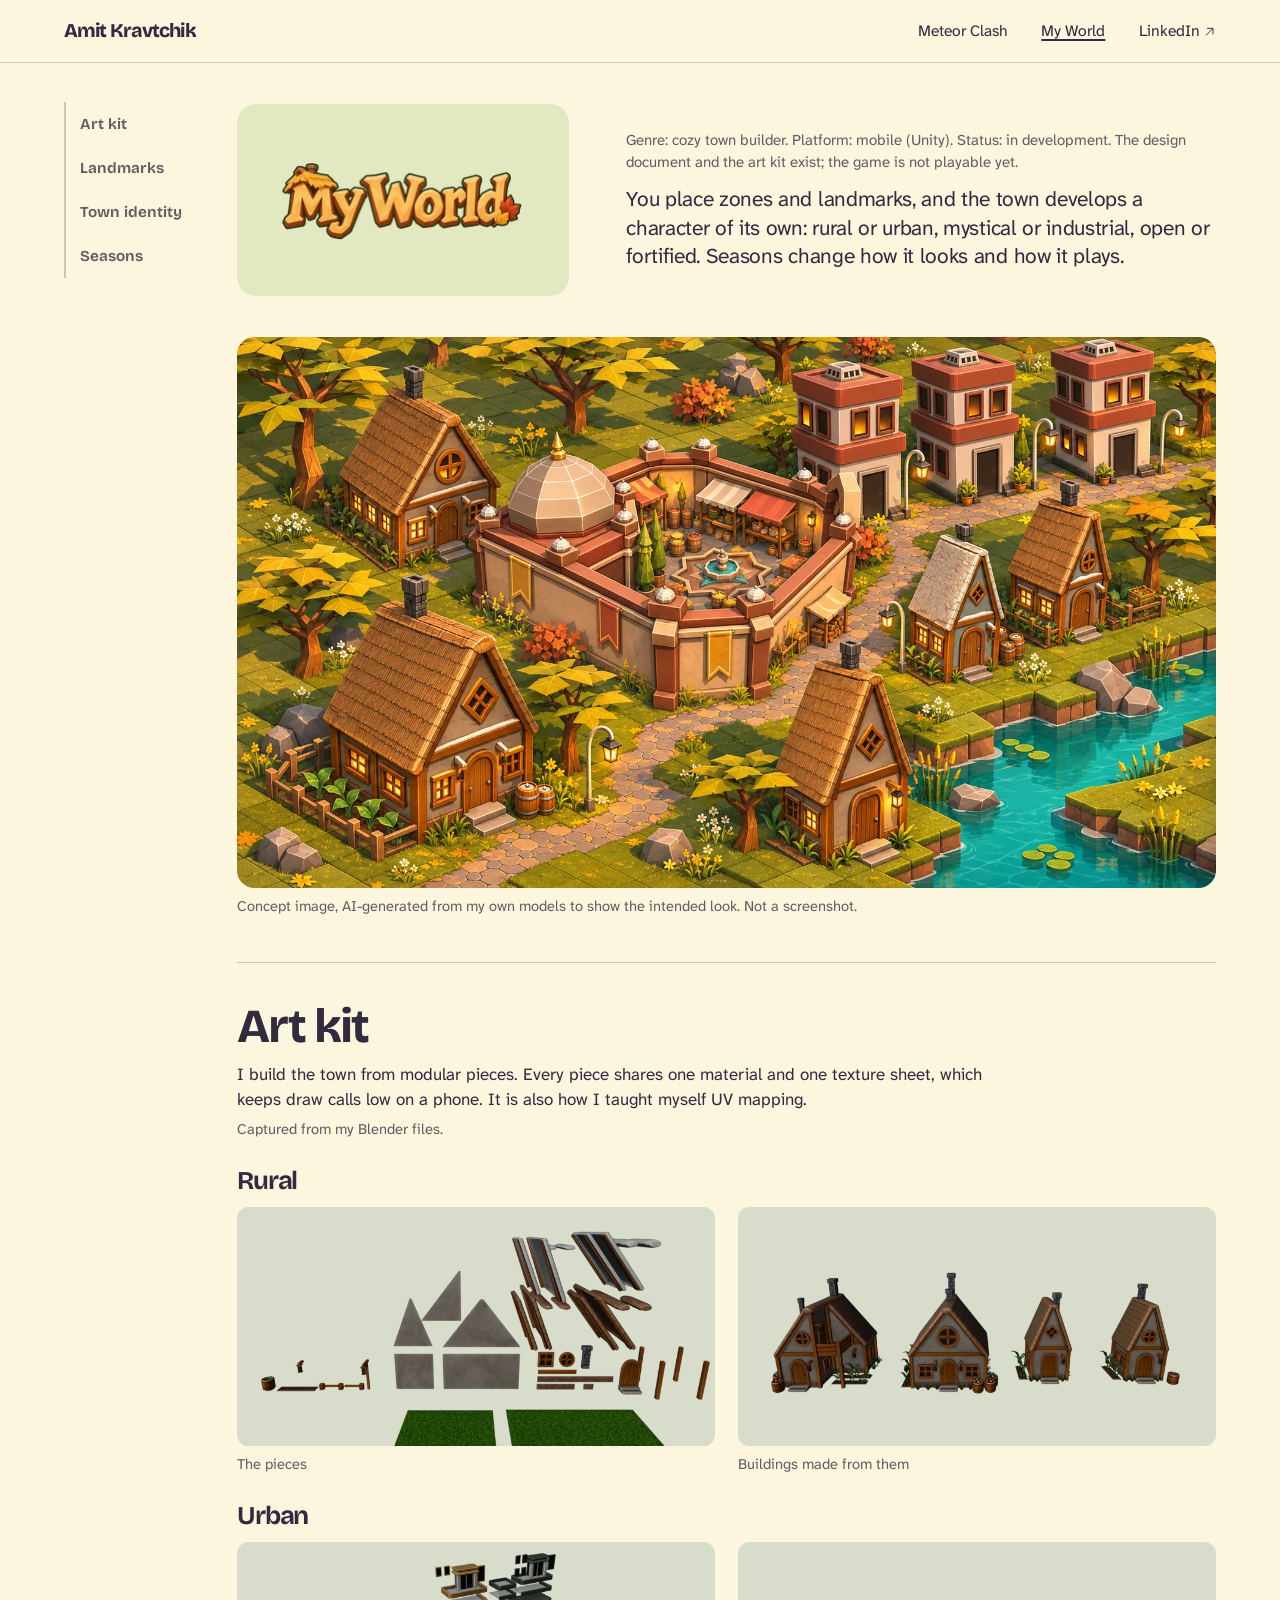
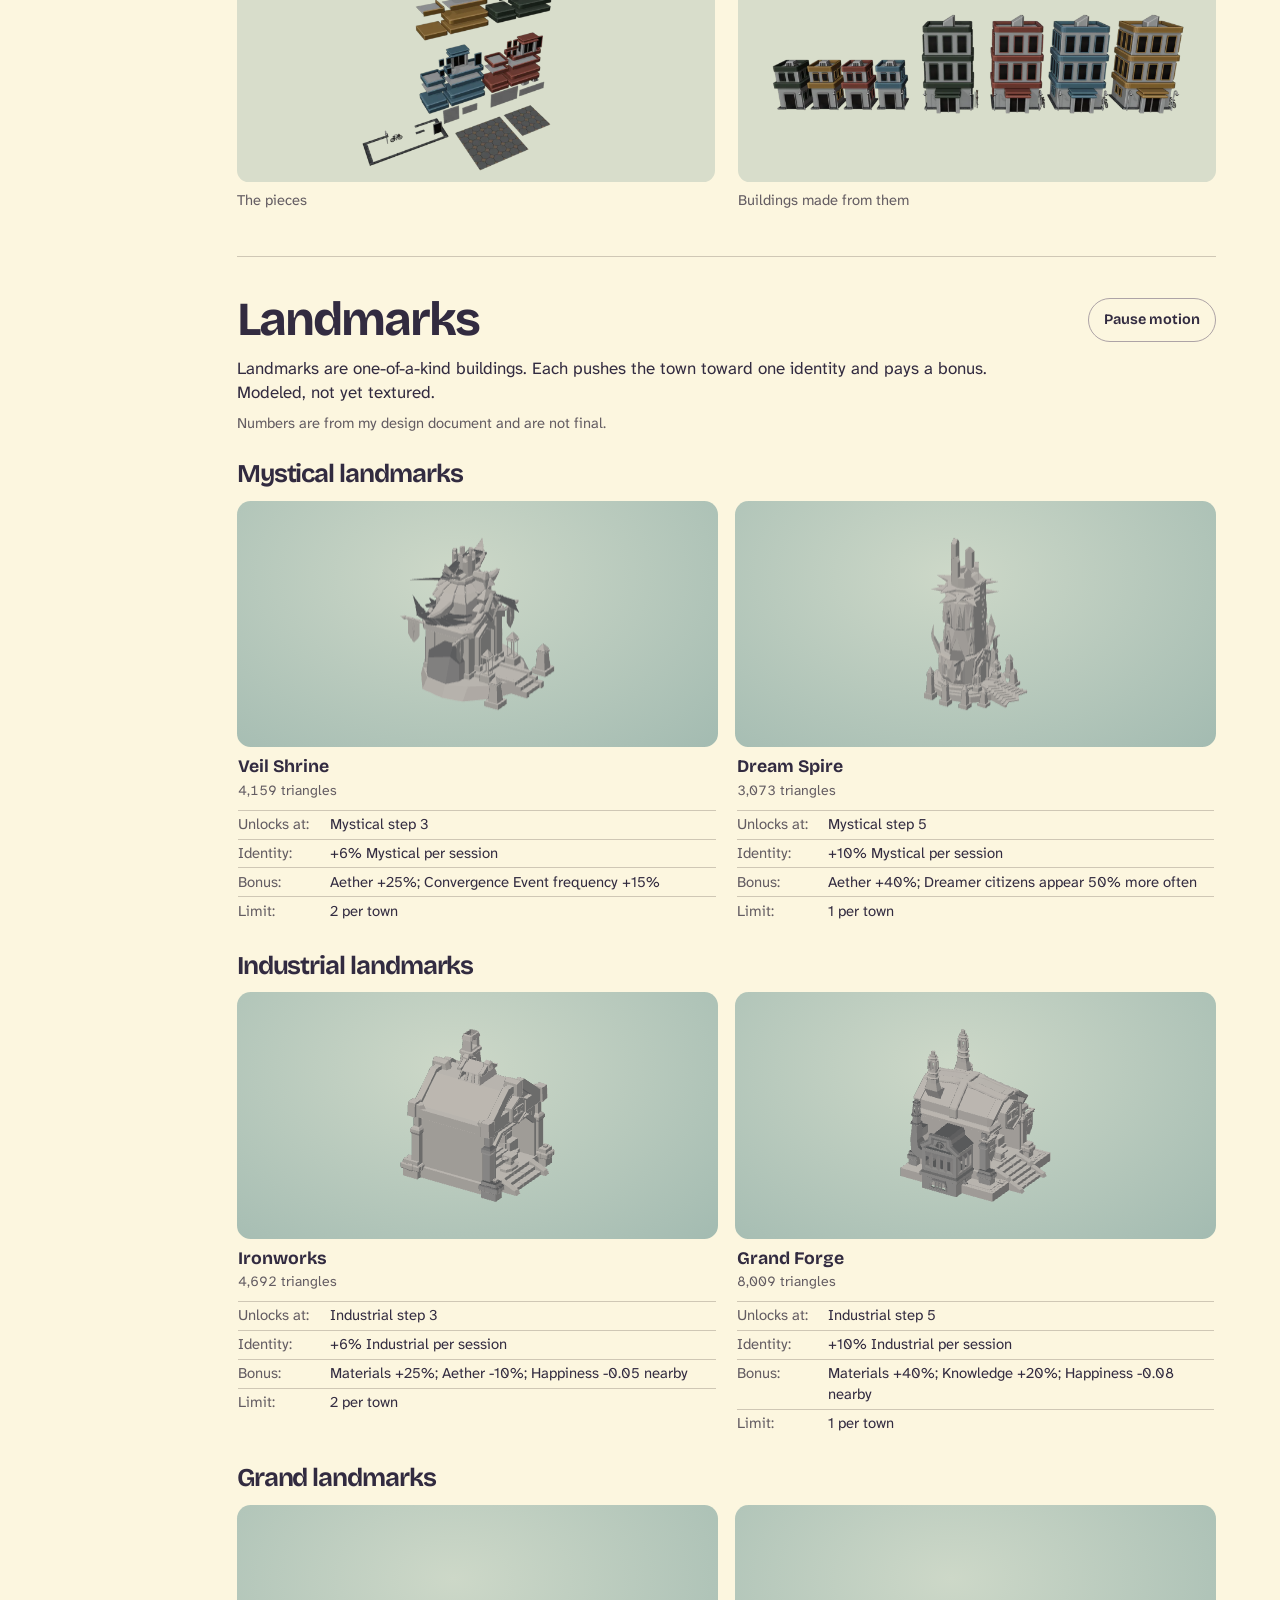
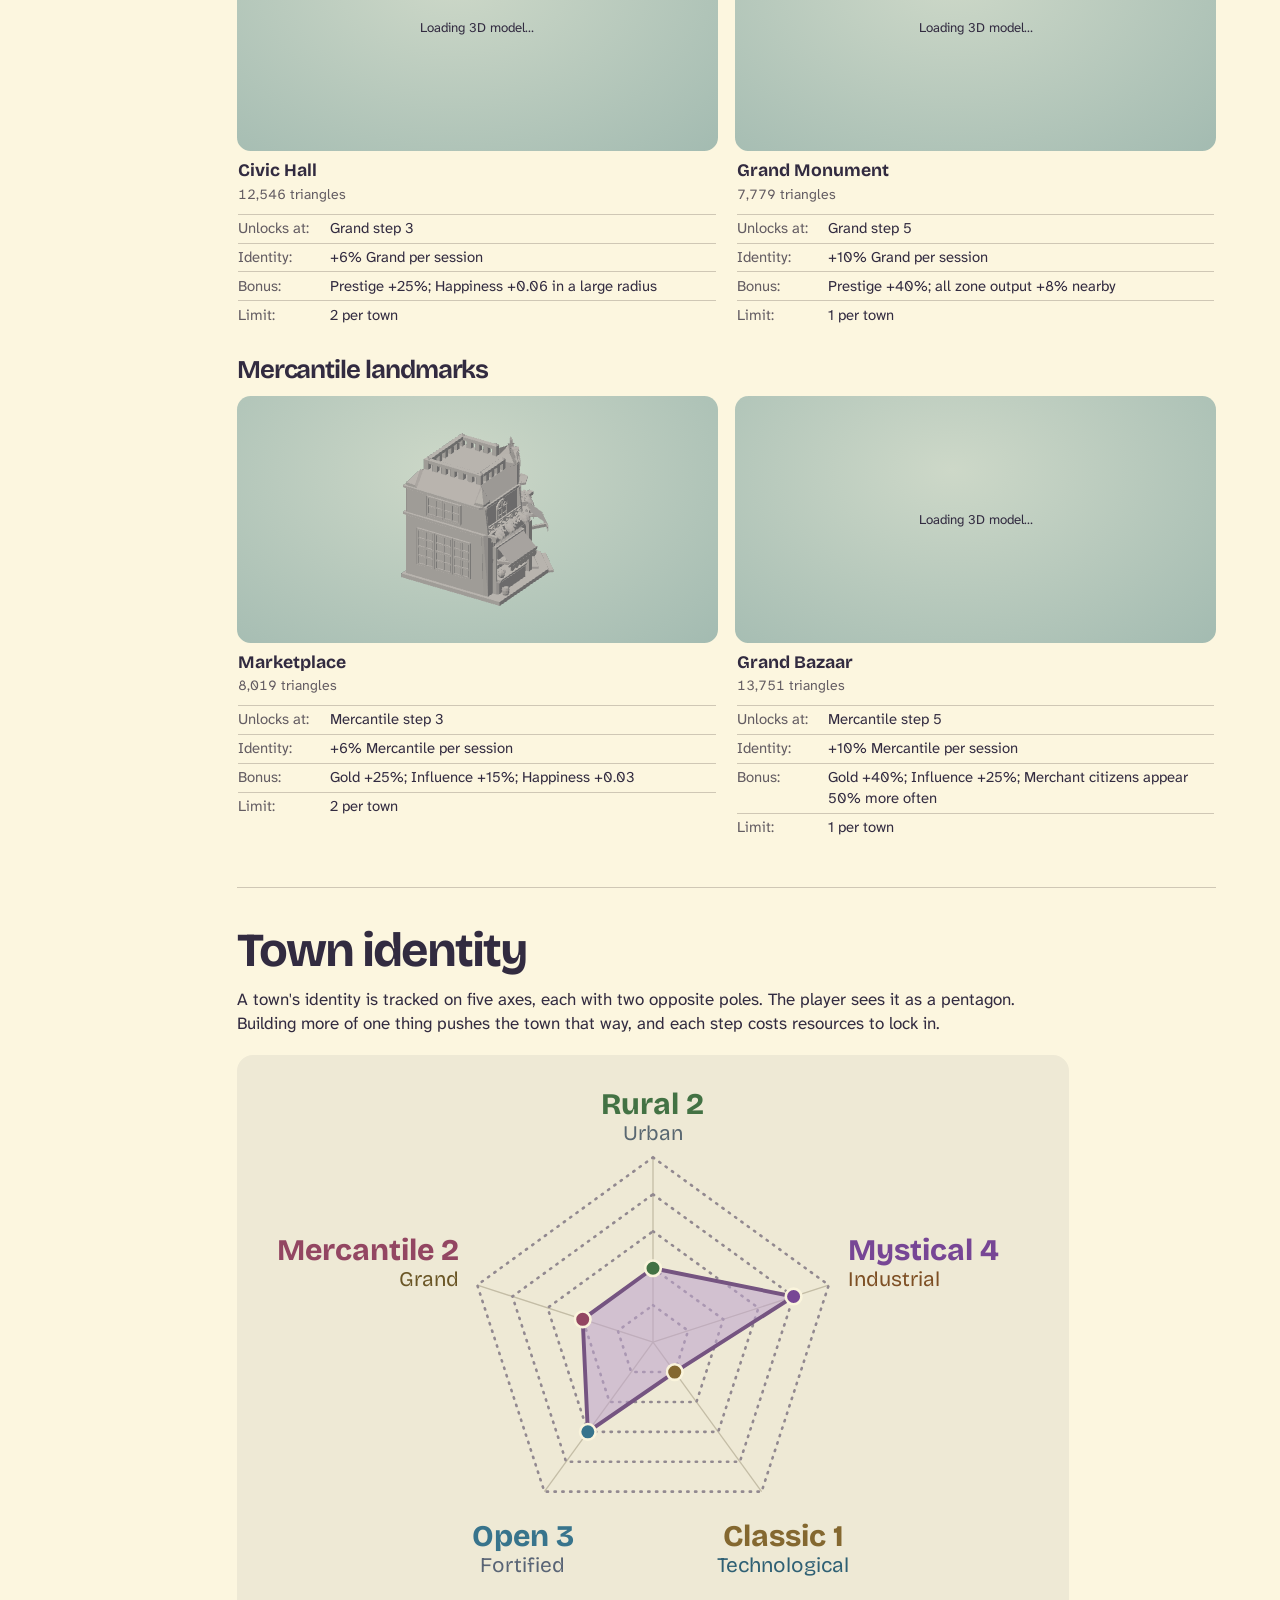
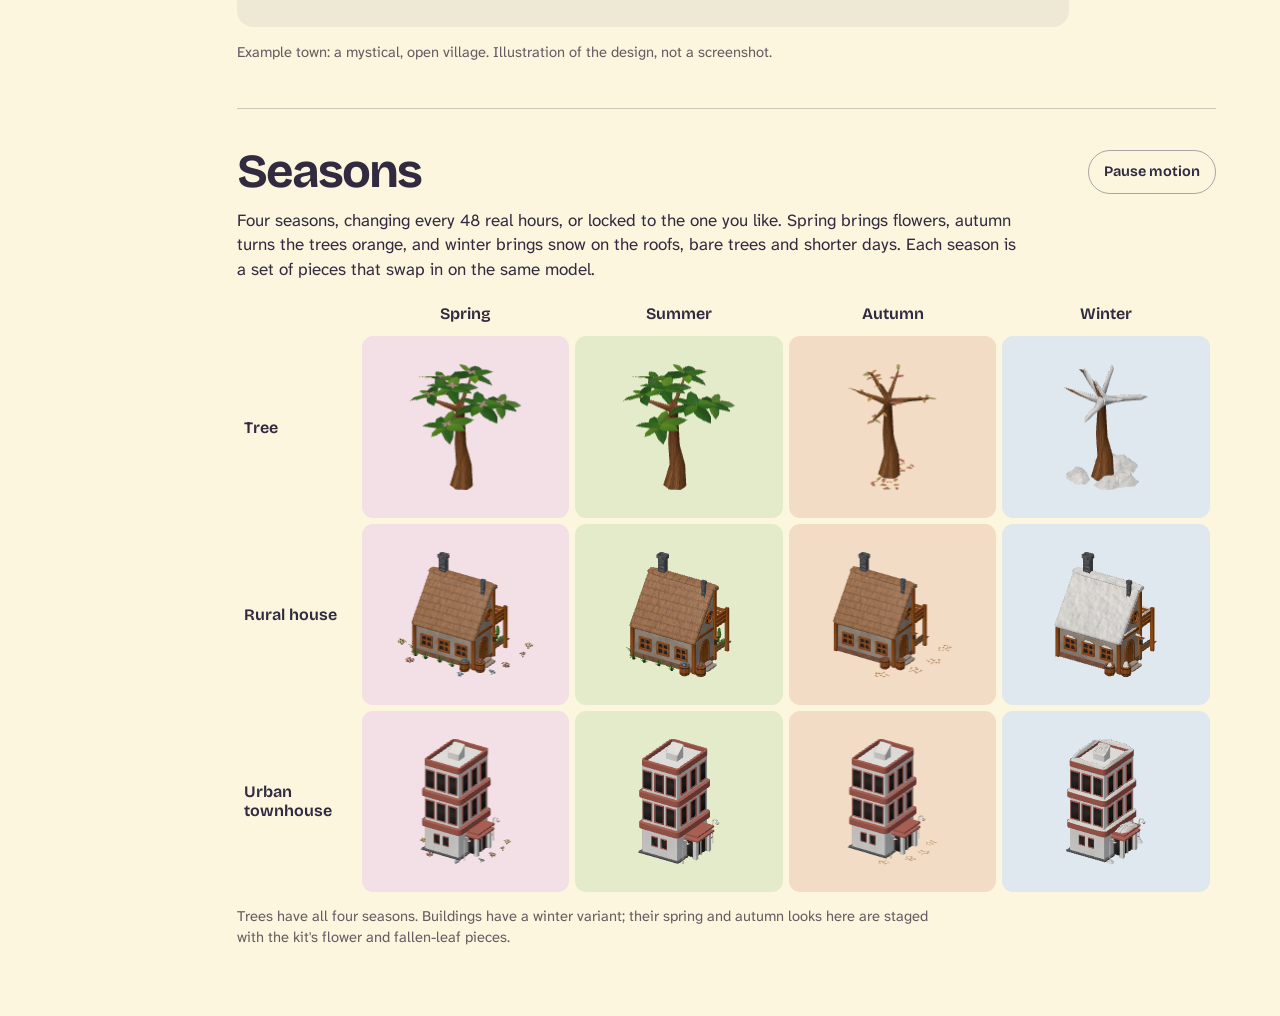
<file: my-world.html>
<!doctype html>
<html lang="en">
<head>
  <meta charset="utf-8">
  <meta name="viewport" content="width=device-width, initial-scale=1">
  <meta name="color-scheme" content="light">
  <meta name="description" content="My cozy mobile town builder in development: modular art, landmarks, town identity and seasons.">
  <title>My World | Amit Kravtchik</title>
  <link rel="icon" href="data:,">
  <link rel="preload" href="fonts/bricolage.woff2" as="font" type="font/woff2" crossorigin>
  <link rel="stylesheet" href="styles.css?v=7">
  <script type="module" src="lightbox.js?v=7"></script>
  <script type="module" src="site.js?v=8"></script>
</head>
<body class="game world">
<a class="skip" href="#main">Skip to content</a>
<header class="mast"><div class="shell bar">
  <a class="byline" href="index.html">Amit Kravtchik</a>
  <nav aria-label="Main navigation"><a href="meteor-clash.html">Meteor Clash</a>
<a href="my-world.html" aria-current="page">My World</a>
<a href="https://www.linkedin.com/in/amit-kravtchik/" target="_blank" rel="noopener noreferrer">LinkedIn<svg viewBox="0 0 24 24" width="20" height="20" fill="none" stroke="currentColor" stroke-width="1.7" stroke-linecap="round" stroke-linejoin="round" aria-hidden="true"><path d="M6 18 18 6M8 6h10v10"/></svg></a>
</nav>
</div></header>
<main class="shell" id="main">
<nav class="page-nav" aria-label="On this page"><a href="#kit">Art kit</a><a href="#landmarks">Landmarks</a><a href="#identity">Town identity</a><a href="#seasons">Seasons</a></nav>
<header class="game-intro">
  <h1 class="title-panel grove"><img class="mw-logo" title="AI-generated My World wordmark" src="img/mw_logo.webp" srcset="img/mw_logo.webp 1x, img/mw_logo@2x.webp 2x" width="240" height="80" alt="My World"></h1>
  <div class="game-copy"><p class="metadata">Genre: cozy town builder. Platform: mobile (Unity). Status: in development. The design document and the art kit exist; the game is not playable yet.</p>
    <p>You place zones and landmarks, and the town develops a character of its own: rural or urban, mystical or industrial, open or fortified. Seasons change how it looks and how it plays.</p></div></header>
<figure class="concept"><button type="button" class="image-thumb" aria-haspopup="dialog" aria-label="Enlarge My World concept image"><img width="1600" height="900" src="img/mw_concept.webp" alt="Isometric village with timber cottages, a domed bazaar and red-trimmed townhouses beside water"></button><figcaption>Concept image, AI-generated from my own models to show the intended look. Not a screenshot.</figcaption></figure>
<section class="chapter" id="kit"><h2>Art kit</h2><p>I build the town from modular pieces. Every piece shares one material and one texture sheet, which keeps draw calls low on a phone. It is also how I taught myself UV mapping.</p><p class="caption">Captured from my Blender files.</p>
<h3>Rural</h3><div class="kit-grid">
<figure><button type="button" class="image-thumb" aria-haspopup="dialog" aria-label="Enlarge Rural modular kit pieces"><img src="img/mw_kit_rural_front.webp" alt="Rural modular kit pieces" width="1600" height="800" loading="lazy"></button><figcaption>The pieces</figcaption></figure>
<figure><button type="button" class="image-thumb" aria-haspopup="dialog" aria-label="Enlarge Rural finished buildings"><img src="img/mw_kit_rural_buildings.webp" alt="Rural finished buildings" width="1600" height="800" loading="lazy"></button><figcaption>Buildings made from them</figcaption></figure>
</div>
<h3>Urban</h3><div class="kit-grid">
<figure><button type="button" class="image-thumb" aria-haspopup="dialog" aria-label="Enlarge Urban modular kit pieces"><img src="img/mw_kit_urban_front.webp" alt="Urban modular kit pieces" width="1600" height="800" loading="lazy"></button><figcaption>The pieces</figcaption></figure>
<figure><button type="button" class="image-thumb" aria-haspopup="dialog" aria-label="Enlarge Urban finished buildings"><img src="img/mw_kit_urban_buildings.webp" alt="Urban finished buildings" width="1600" height="800" loading="lazy"></button><figcaption>Buildings made from them</figcaption></figure>
</div></section>
<section class="chapter" id="landmarks"><div class="section-head"><h2>Landmarks</h2><button class="motion" data-pause hidden>Pause motion</button></div><p>Landmarks are one-of-a-kind buildings. Each pushes the town toward one identity and pays a bonus. Modeled, not yet textured.</p><p class="caption">Numbers are from my design document and are not final.</p><p class="sr" id="viewer-help">Drag or use the arrow keys to rotate. Pinch or use the plus and minus buttons to zoom.</p><h3>Mystical landmarks</h3><div class="model-row pair">
<figure class="model" data-model="mw_veil_shrine" data-kind="landmark">
  <div class="stage-wrap"><div class="stage" role="group" aria-label="Veil Shrine, 3D model" aria-describedby="viewer-help"><canvas aria-hidden="true"></canvas><span class="model-status">3D preview requires JavaScript.</span></div>
    <div class="zoom-tools" hidden><button type="button" class="icon-button" aria-label="Zoom out on Veil Shrine" data-zoom="-1"><svg viewBox="0 0 24 24" width="20" height="20" fill="none" stroke="currentColor" stroke-width="1.7" stroke-linecap="round" stroke-linejoin="round" aria-hidden="true"><path d="M5 12h14"/></svg></button><button type="button" class="icon-button" aria-label="Zoom in on Veil Shrine" data-zoom="1"><svg viewBox="0 0 24 24" width="20" height="20" fill="none" stroke="currentColor" stroke-width="1.7" stroke-linecap="round" stroke-linejoin="round" aria-hidden="true"><path d="M5 12h14M12 5v14"/></svg></button><button type="button" class="icon-button" aria-label="Reset view of Veil Shrine" data-reset><svg viewBox="0 0 24 24" width="20" height="20" fill="none" stroke="currentColor" stroke-width="1.7" stroke-linecap="round" stroke-linejoin="round" aria-hidden="true"><path d="M4 5v5h5M4.5 10a8 8 0 1 1 1 6"/></svg></button></div></div>
  <figcaption><strong class="model-name">Veil Shrine</strong><span class="triangles">4,159 triangles</span><dl class="specs"><div><dt>Unlocks at:</dt><dd>Mystical step 3</dd></div><div><dt>Identity:</dt><dd>+6% Mystical per session</dd></div><div><dt>Bonus:</dt><dd>Aether +25%; Convergence Event frequency +15%</dd></div><div><dt>Limit:</dt><dd>2 per town</dd></div></dl></figcaption>
</figure>
<figure class="model" data-model="mw_dream_spire" data-kind="landmark">
  <div class="stage-wrap"><div class="stage" role="group" aria-label="Dream Spire, 3D model" aria-describedby="viewer-help"><canvas aria-hidden="true"></canvas><span class="model-status">3D preview requires JavaScript.</span></div>
    <div class="zoom-tools" hidden><button type="button" class="icon-button" aria-label="Zoom out on Dream Spire" data-zoom="-1"><svg viewBox="0 0 24 24" width="20" height="20" fill="none" stroke="currentColor" stroke-width="1.7" stroke-linecap="round" stroke-linejoin="round" aria-hidden="true"><path d="M5 12h14"/></svg></button><button type="button" class="icon-button" aria-label="Zoom in on Dream Spire" data-zoom="1"><svg viewBox="0 0 24 24" width="20" height="20" fill="none" stroke="currentColor" stroke-width="1.7" stroke-linecap="round" stroke-linejoin="round" aria-hidden="true"><path d="M5 12h14M12 5v14"/></svg></button><button type="button" class="icon-button" aria-label="Reset view of Dream Spire" data-reset><svg viewBox="0 0 24 24" width="20" height="20" fill="none" stroke="currentColor" stroke-width="1.7" stroke-linecap="round" stroke-linejoin="round" aria-hidden="true"><path d="M4 5v5h5M4.5 10a8 8 0 1 1 1 6"/></svg></button></div></div>
  <figcaption><strong class="model-name">Dream Spire</strong><span class="triangles">3,073 triangles</span><dl class="specs"><div><dt>Unlocks at:</dt><dd>Mystical step 5</dd></div><div><dt>Identity:</dt><dd>+10% Mystical per session</dd></div><div><dt>Bonus:</dt><dd>Aether +40%; Dreamer citizens appear 50% more often</dd></div><div><dt>Limit:</dt><dd>1 per town</dd></div></dl></figcaption>
</figure></div><h3>Industrial landmarks</h3><div class="model-row pair">
<figure class="model" data-model="mw_iron_works" data-kind="landmark">
  <div class="stage-wrap"><div class="stage" role="group" aria-label="Ironworks, 3D model" aria-describedby="viewer-help"><canvas aria-hidden="true"></canvas><span class="model-status">3D preview requires JavaScript.</span></div>
    <div class="zoom-tools" hidden><button type="button" class="icon-button" aria-label="Zoom out on Ironworks" data-zoom="-1"><svg viewBox="0 0 24 24" width="20" height="20" fill="none" stroke="currentColor" stroke-width="1.7" stroke-linecap="round" stroke-linejoin="round" aria-hidden="true"><path d="M5 12h14"/></svg></button><button type="button" class="icon-button" aria-label="Zoom in on Ironworks" data-zoom="1"><svg viewBox="0 0 24 24" width="20" height="20" fill="none" stroke="currentColor" stroke-width="1.7" stroke-linecap="round" stroke-linejoin="round" aria-hidden="true"><path d="M5 12h14M12 5v14"/></svg></button><button type="button" class="icon-button" aria-label="Reset view of Ironworks" data-reset><svg viewBox="0 0 24 24" width="20" height="20" fill="none" stroke="currentColor" stroke-width="1.7" stroke-linecap="round" stroke-linejoin="round" aria-hidden="true"><path d="M4 5v5h5M4.5 10a8 8 0 1 1 1 6"/></svg></button></div></div>
  <figcaption><strong class="model-name">Ironworks</strong><span class="triangles">4,692 triangles</span><dl class="specs"><div><dt>Unlocks at:</dt><dd>Industrial step 3</dd></div><div><dt>Identity:</dt><dd>+6% Industrial per session</dd></div><div><dt>Bonus:</dt><dd>Materials +25%; Aether -10%; Happiness -0.05 nearby</dd></div><div><dt>Limit:</dt><dd>2 per town</dd></div></dl></figcaption>
</figure>
<figure class="model" data-model="mw_grand_forge" data-kind="landmark">
  <div class="stage-wrap"><div class="stage" role="group" aria-label="Grand Forge, 3D model" aria-describedby="viewer-help"><canvas aria-hidden="true"></canvas><span class="model-status">3D preview requires JavaScript.</span></div>
    <div class="zoom-tools" hidden><button type="button" class="icon-button" aria-label="Zoom out on Grand Forge" data-zoom="-1"><svg viewBox="0 0 24 24" width="20" height="20" fill="none" stroke="currentColor" stroke-width="1.7" stroke-linecap="round" stroke-linejoin="round" aria-hidden="true"><path d="M5 12h14"/></svg></button><button type="button" class="icon-button" aria-label="Zoom in on Grand Forge" data-zoom="1"><svg viewBox="0 0 24 24" width="20" height="20" fill="none" stroke="currentColor" stroke-width="1.7" stroke-linecap="round" stroke-linejoin="round" aria-hidden="true"><path d="M5 12h14M12 5v14"/></svg></button><button type="button" class="icon-button" aria-label="Reset view of Grand Forge" data-reset><svg viewBox="0 0 24 24" width="20" height="20" fill="none" stroke="currentColor" stroke-width="1.7" stroke-linecap="round" stroke-linejoin="round" aria-hidden="true"><path d="M4 5v5h5M4.5 10a8 8 0 1 1 1 6"/></svg></button></div></div>
  <figcaption><strong class="model-name">Grand Forge</strong><span class="triangles">8,009 triangles</span><dl class="specs"><div><dt>Unlocks at:</dt><dd>Industrial step 5</dd></div><div><dt>Identity:</dt><dd>+10% Industrial per session</dd></div><div><dt>Bonus:</dt><dd>Materials +40%; Knowledge +20%; Happiness -0.08 nearby</dd></div><div><dt>Limit:</dt><dd>1 per town</dd></div></dl></figcaption>
</figure></div><h3>Grand landmarks</h3><div class="model-row pair">
<figure class="model" data-model="mw_civic_hall" data-kind="landmark">
  <div class="stage-wrap"><div class="stage" role="group" aria-label="Civic Hall, 3D model" aria-describedby="viewer-help"><canvas aria-hidden="true"></canvas><span class="model-status">3D preview requires JavaScript.</span></div>
    <div class="zoom-tools" hidden><button type="button" class="icon-button" aria-label="Zoom out on Civic Hall" data-zoom="-1"><svg viewBox="0 0 24 24" width="20" height="20" fill="none" stroke="currentColor" stroke-width="1.7" stroke-linecap="round" stroke-linejoin="round" aria-hidden="true"><path d="M5 12h14"/></svg></button><button type="button" class="icon-button" aria-label="Zoom in on Civic Hall" data-zoom="1"><svg viewBox="0 0 24 24" width="20" height="20" fill="none" stroke="currentColor" stroke-width="1.7" stroke-linecap="round" stroke-linejoin="round" aria-hidden="true"><path d="M5 12h14M12 5v14"/></svg></button><button type="button" class="icon-button" aria-label="Reset view of Civic Hall" data-reset><svg viewBox="0 0 24 24" width="20" height="20" fill="none" stroke="currentColor" stroke-width="1.7" stroke-linecap="round" stroke-linejoin="round" aria-hidden="true"><path d="M4 5v5h5M4.5 10a8 8 0 1 1 1 6"/></svg></button></div></div>
  <figcaption><strong class="model-name">Civic Hall</strong><span class="triangles">12,546 triangles</span><dl class="specs"><div><dt>Unlocks at:</dt><dd>Grand step 3</dd></div><div><dt>Identity:</dt><dd>+6% Grand per session</dd></div><div><dt>Bonus:</dt><dd>Prestige +25%; Happiness +0.06 in a large radius</dd></div><div><dt>Limit:</dt><dd>2 per town</dd></div></dl></figcaption>
</figure>
<figure class="model" data-model="mw_grand_monument" data-kind="landmark">
  <div class="stage-wrap"><div class="stage" role="group" aria-label="Grand Monument, 3D model" aria-describedby="viewer-help"><canvas aria-hidden="true"></canvas><span class="model-status">3D preview requires JavaScript.</span></div>
    <div class="zoom-tools" hidden><button type="button" class="icon-button" aria-label="Zoom out on Grand Monument" data-zoom="-1"><svg viewBox="0 0 24 24" width="20" height="20" fill="none" stroke="currentColor" stroke-width="1.7" stroke-linecap="round" stroke-linejoin="round" aria-hidden="true"><path d="M5 12h14"/></svg></button><button type="button" class="icon-button" aria-label="Zoom in on Grand Monument" data-zoom="1"><svg viewBox="0 0 24 24" width="20" height="20" fill="none" stroke="currentColor" stroke-width="1.7" stroke-linecap="round" stroke-linejoin="round" aria-hidden="true"><path d="M5 12h14M12 5v14"/></svg></button><button type="button" class="icon-button" aria-label="Reset view of Grand Monument" data-reset><svg viewBox="0 0 24 24" width="20" height="20" fill="none" stroke="currentColor" stroke-width="1.7" stroke-linecap="round" stroke-linejoin="round" aria-hidden="true"><path d="M4 5v5h5M4.5 10a8 8 0 1 1 1 6"/></svg></button></div></div>
  <figcaption><strong class="model-name">Grand Monument</strong><span class="triangles">7,779 triangles</span><dl class="specs"><div><dt>Unlocks at:</dt><dd>Grand step 5</dd></div><div><dt>Identity:</dt><dd>+10% Grand per session</dd></div><div><dt>Bonus:</dt><dd>Prestige +40%; all zone output +8% nearby</dd></div><div><dt>Limit:</dt><dd>1 per town</dd></div></dl></figcaption>
</figure></div><h3>Mercantile landmarks</h3><div class="model-row pair">
<figure class="model" data-model="mw_market_place" data-kind="landmark">
  <div class="stage-wrap"><div class="stage" role="group" aria-label="Marketplace, 3D model" aria-describedby="viewer-help"><canvas aria-hidden="true"></canvas><span class="model-status">3D preview requires JavaScript.</span></div>
    <div class="zoom-tools" hidden><button type="button" class="icon-button" aria-label="Zoom out on Marketplace" data-zoom="-1"><svg viewBox="0 0 24 24" width="20" height="20" fill="none" stroke="currentColor" stroke-width="1.7" stroke-linecap="round" stroke-linejoin="round" aria-hidden="true"><path d="M5 12h14"/></svg></button><button type="button" class="icon-button" aria-label="Zoom in on Marketplace" data-zoom="1"><svg viewBox="0 0 24 24" width="20" height="20" fill="none" stroke="currentColor" stroke-width="1.7" stroke-linecap="round" stroke-linejoin="round" aria-hidden="true"><path d="M5 12h14M12 5v14"/></svg></button><button type="button" class="icon-button" aria-label="Reset view of Marketplace" data-reset><svg viewBox="0 0 24 24" width="20" height="20" fill="none" stroke="currentColor" stroke-width="1.7" stroke-linecap="round" stroke-linejoin="round" aria-hidden="true"><path d="M4 5v5h5M4.5 10a8 8 0 1 1 1 6"/></svg></button></div></div>
  <figcaption><strong class="model-name">Marketplace</strong><span class="triangles">8,019 triangles</span><dl class="specs"><div><dt>Unlocks at:</dt><dd>Mercantile step 3</dd></div><div><dt>Identity:</dt><dd>+6% Mercantile per session</dd></div><div><dt>Bonus:</dt><dd>Gold +25%; Influence +15%; Happiness +0.03</dd></div><div><dt>Limit:</dt><dd>2 per town</dd></div></dl></figcaption>
</figure>
<figure class="model" data-model="mw_grand_bazaar" data-kind="landmark">
  <div class="stage-wrap"><div class="stage" role="group" aria-label="Grand Bazaar, 3D model" aria-describedby="viewer-help"><canvas aria-hidden="true"></canvas><span class="model-status">3D preview requires JavaScript.</span></div>
    <div class="zoom-tools" hidden><button type="button" class="icon-button" aria-label="Zoom out on Grand Bazaar" data-zoom="-1"><svg viewBox="0 0 24 24" width="20" height="20" fill="none" stroke="currentColor" stroke-width="1.7" stroke-linecap="round" stroke-linejoin="round" aria-hidden="true"><path d="M5 12h14"/></svg></button><button type="button" class="icon-button" aria-label="Zoom in on Grand Bazaar" data-zoom="1"><svg viewBox="0 0 24 24" width="20" height="20" fill="none" stroke="currentColor" stroke-width="1.7" stroke-linecap="round" stroke-linejoin="round" aria-hidden="true"><path d="M5 12h14M12 5v14"/></svg></button><button type="button" class="icon-button" aria-label="Reset view of Grand Bazaar" data-reset><svg viewBox="0 0 24 24" width="20" height="20" fill="none" stroke="currentColor" stroke-width="1.7" stroke-linecap="round" stroke-linejoin="round" aria-hidden="true"><path d="M4 5v5h5M4.5 10a8 8 0 1 1 1 6"/></svg></button></div></div>
  <figcaption><strong class="model-name">Grand Bazaar</strong><span class="triangles">13,751 triangles</span><dl class="specs"><div><dt>Unlocks at:</dt><dd>Mercantile step 5</dd></div><div><dt>Identity:</dt><dd>+10% Mercantile per session</dd></div><div><dt>Bonus:</dt><dd>Gold +40%; Influence +25%; Merchant citizens appear 50% more often</dd></div><div><dt>Limit:</dt><dd>1 per town</dd></div></dl></figcaption>
</figure></div></section>
<section class="chapter" id="identity"><h2>Town identity</h2><p>A town's identity is tracked on five axes, each with two opposite poles. The player sees it as a pentagon. Building more of one thing pushes the town that way, and each step costs resources to lock in.</p><figure class="chart"><svg class="pentagon" viewBox="0 0 600 400" role="img" aria-labelledby="identity-title"><title id="identity-title">Town identity: Rural 2, Mystical 4, Classic 1, Open 3, Mercantile 2</title><path d="M300,201 L300.00,59.00" stroke="#c4bda6"/><path d="M300,201 L435.05,157.12" stroke="#c4bda6"/><path d="M300,201 L383.47,315.88" stroke="#c4bda6"/><path d="M300,201 L216.53,315.88" stroke="#c4bda6"/><path d="M300,201 L164.95,157.12" stroke="#c4bda6"/><polygon points="300.00,172.60 327.01,192.22 316.69,223.98 283.31,223.98 272.99,192.22" fill="none" stroke="#928990" stroke-width="2" stroke-dasharray="1 5" stroke-linecap="round"/><polygon points="300.00,144.20 354.02,183.45 333.39,246.95 266.61,246.95 245.98,183.45" fill="none" stroke="#928990" stroke-width="2" stroke-dasharray="1 5" stroke-linecap="round"/><polygon points="300.00,115.80 381.03,174.67 350.08,269.93 249.92,269.93 218.97,174.67" fill="none" stroke="#928990" stroke-width="2" stroke-dasharray="1 5" stroke-linecap="round"/><polygon points="300.00,87.40 408.04,165.90 366.77,292.90 233.23,292.90 191.96,165.90" fill="none" stroke="#928990" stroke-width="2" stroke-dasharray="1 5" stroke-linecap="round"/><polygon points="300.00,59.00 435.05,157.12 383.47,315.88 216.53,315.88 164.95,157.12" fill="none" stroke="#928990" stroke-width="2" stroke-dasharray="1 5" stroke-linecap="round"/><polygon points="300.00,144.20 408.04,165.90 316.69,223.98 249.92,269.93 245.98,183.45" fill="#bea3ce" fill-opacity=".56" stroke="#755481" stroke-width="3"/><circle cx="300.00" cy="144.20" r="6" fill="#437244" stroke="#faf4dc" stroke-width="2"/><text x="300" y="26" text-anchor="middle" fill="#437244" font-size="23" font-weight="750">Rural 2<tspan x="300" dy="20" font-size="16" fill="#596771" font-weight="400">Urban</tspan></text><circle cx="408.04" cy="165.90" r="6" fill="#774695" stroke="#faf4dc" stroke-width="2"/><text x="450" y="138" text-anchor="start" fill="#774695" font-size="23" font-weight="750">Mystical 4<tspan x="450" dy="20" font-size="16" fill="#7d4f24" font-weight="400">Industrial</tspan></text><circle cx="316.69" cy="223.98" r="6" fill="#846830" stroke="#faf4dc" stroke-width="2"/><text x="400" y="358" text-anchor="middle" fill="#846830" font-size="23" font-weight="750">Classic 1<tspan x="400" dy="20" font-size="16" fill="#2f6074" font-weight="400">Technological</tspan></text><circle cx="249.92" cy="269.93" r="6" fill="#38748c" stroke="#faf4dc" stroke-width="2"/><text x="200" y="358" text-anchor="middle" fill="#38748c" font-size="23" font-weight="750">Open 3<tspan x="200" dy="20" font-size="16" fill="#596475" font-weight="400">Fortified</tspan></text><circle cx="245.98" cy="183.45" r="6" fill="#934662" stroke="#faf4dc" stroke-width="2"/><text x="151" y="138" text-anchor="end" fill="#934662" font-size="23" font-weight="750">Mercantile 2<tspan x="151" dy="20" font-size="16" fill="#6a5626" font-weight="400">Grand</tspan></text></svg><figcaption>Example town: a mystical, open village. Illustration of the design, not a screenshot.</figcaption></figure></section>
<section class="chapter" id="seasons"><div class="section-head"><h2>Seasons</h2><button class="motion" data-pause hidden>Pause motion</button></div>
<p>Four seasons, changing every 48 real hours, or locked to the one you like. Spring brings flowers, autumn turns the trees orange, and winter brings snow on the roofs, bare trees and shorter days. Each season is a set of pieces that swap in on the same model.</p>
<p class="sr" id="season-help">Drag or use the arrow keys to rotate. Pinch or use the plus and minus keys to zoom.</p>
<table class="seasons-grid"><caption class="sr">Season comparisons</caption><thead><tr><td></td><th scope="col">Spring</th><th scope="col">Summer</th><th scope="col">Autumn</th><th scope="col">Winter</th></tr></thead><tbody>
<tr><th scope="row">Tree</th>
<td class="spring"><div class="model" data-model="mw_s_tree_spring" data-kind="season"><div class="stage" role="group" aria-label="Tree, spring, 3D model" aria-describedby="season-help"><canvas aria-hidden="true"></canvas><span class="model-status">3D preview requires JavaScript.</span></div></div></td>
<td class="summer"><div class="model" data-model="mw_s_tree_summer" data-kind="season"><div class="stage" role="group" aria-label="Tree, summer, 3D model" aria-describedby="season-help"><canvas aria-hidden="true"></canvas><span class="model-status">3D preview requires JavaScript.</span></div></div></td>
<td class="autumn"><div class="model" data-model="mw_s_tree_autumn" data-kind="season"><div class="stage" role="group" aria-label="Tree, autumn, 3D model" aria-describedby="season-help"><canvas aria-hidden="true"></canvas><span class="model-status">3D preview requires JavaScript.</span></div></div></td>
<td class="winter"><div class="model" data-model="mw_s_tree_winter" data-kind="season"><div class="stage" role="group" aria-label="Tree, winter, 3D model" aria-describedby="season-help"><canvas aria-hidden="true"></canvas><span class="model-status">3D preview requires JavaScript.</span></div></div></td>
</tr>
<tr><th scope="row">Rural house</th>
<td class="spring"><div class="model" data-model="mw_s_rural_spring" data-kind="season"><div class="stage" role="group" aria-label="Rural house, spring, 3D model" aria-describedby="season-help"><canvas aria-hidden="true"></canvas><span class="model-status">3D preview requires JavaScript.</span></div></div></td>
<td class="summer"><div class="model" data-model="mw_s_rural_summer" data-kind="season"><div class="stage" role="group" aria-label="Rural house, summer, 3D model" aria-describedby="season-help"><canvas aria-hidden="true"></canvas><span class="model-status">3D preview requires JavaScript.</span></div></div></td>
<td class="autumn"><div class="model" data-model="mw_s_rural_autumn" data-kind="season"><div class="stage" role="group" aria-label="Rural house, autumn, 3D model" aria-describedby="season-help"><canvas aria-hidden="true"></canvas><span class="model-status">3D preview requires JavaScript.</span></div></div></td>
<td class="winter"><div class="model" data-model="mw_s_rural_winter" data-kind="season"><div class="stage" role="group" aria-label="Rural house, winter, 3D model" aria-describedby="season-help"><canvas aria-hidden="true"></canvas><span class="model-status">3D preview requires JavaScript.</span></div></div></td>
</tr>
<tr><th scope="row">Urban townhouse</th>
<td class="spring"><div class="model" data-model="mw_s_urban_spring" data-kind="season"><div class="stage" role="group" aria-label="Urban townhouse, spring, 3D model" aria-describedby="season-help"><canvas aria-hidden="true"></canvas><span class="model-status">3D preview requires JavaScript.</span></div></div></td>
<td class="summer"><div class="model" data-model="mw_s_urban_summer" data-kind="season"><div class="stage" role="group" aria-label="Urban townhouse, summer, 3D model" aria-describedby="season-help"><canvas aria-hidden="true"></canvas><span class="model-status">3D preview requires JavaScript.</span></div></div></td>
<td class="autumn"><div class="model" data-model="mw_s_urban_autumn" data-kind="season"><div class="stage" role="group" aria-label="Urban townhouse, autumn, 3D model" aria-describedby="season-help"><canvas aria-hidden="true"></canvas><span class="model-status">3D preview requires JavaScript.</span></div></div></td>
<td class="winter"><div class="model" data-model="mw_s_urban_winter" data-kind="season"><div class="stage" role="group" aria-label="Urban townhouse, winter, 3D model" aria-describedby="season-help"><canvas aria-hidden="true"></canvas><span class="model-status">3D preview requires JavaScript.</span></div></div></td>
</tr>
</tbody></table><p class="caption">Trees have all four seasons. Buildings have a winter variant; their spring and autumn looks here are staged with the kit's flower and fallen-leaf pieces.</p></section>
</main>
</body>
</html>
</file>
<file: styles.css>
@font-face { font-family: Bricolage; src: url('fonts/bricolage.woff2') format('woff2'); font-weight: 200 800; font-display: swap; }
@font-face { font-family: Atkinson; src: url('fonts/atkinson.woff2') format('woff2'); font-weight: 200 800; font-display: swap; }
@font-face { font-family: Orbitron; src: url('fonts/Orbitron-Variable.ttf') format('truetype'); font-weight: 400 900; font-display: swap; }

:root {
  color-scheme: light;
  --paper: #fcf6df;
  --ink: #322b40;
  --muted: #635c62;
  --line: #cfc7b5;
  --grape: #654773;
  --lime: #e2eb9e;
  --ice: #d7dfed;
  --display: Bricolage, system-ui, sans-serif;
  --gutter: clamp(1rem, 5vw, 5rem);
}
* { box-sizing: border-box; }
[hidden], template { display: none !important; }
html { scroll-padding-top: 5rem; -webkit-text-size-adjust: 100%; }
body { margin: 0; color: var(--ink); background: var(--paper); font: 400 1.0625rem/1.45 Atkinson, system-ui, sans-serif; }
h1, h2, h3, p, figure, fieldset, ul, ol, dl, dd { margin: 0; }
h1, h2, h3, .byline, .card-link, .model-name, .tabs, button { font-family: var(--display); }
h1, h2, h3 { line-height: 1.04; letter-spacing: -.042em; }
h2 { font-size: clamp(2rem, 3.7vw, 3.65rem); font-weight: 720; }
h3 { font-size: clamp(1.35rem, 2vw, 2rem); font-weight: 680; }
a { color: inherit; text-underline-offset: .2em; }
img { display: block; max-width: 100%; height: auto; }
button { color: inherit; cursor: pointer; font-size: inherit; }
button:disabled { cursor: default; }
:focus-visible { outline: 3px solid #8c399b; outline-offset: 3px; }
.space :focus-visible { outline-color: #f8d585; }
.shell { width: min(calc(100% - 2 * var(--gutter)), 78rem); margin-inline: auto; }
.sr, .planet-picks input { position: absolute; width: 1px; height: 1px; padding: 0; overflow: hidden; clip-path: inset(50%); white-space: nowrap; }
.skip { position: fixed; top: .4rem; left: var(--gutter); transform: translateY(-180%); z-index: 20; background: var(--paper); padding: .65rem 1rem; }
.skip:focus { transform: none; }
.mast { position: sticky; top: 0; z-index: 10; background: var(--paper); border-bottom: 1px solid var(--line); }
.bar { min-height: 3.9rem; display: flex; align-items: center; justify-content: space-between; gap: .75rem; }
.byline { font-size: 1.22rem; font-weight: 750; letter-spacing: -.045em; }
.bar a { display: inline-flex; align-items: center; min-height: 44px; text-decoration: none; }
.bar nav { display: flex; gap: clamp(.85rem, 2.6vw, 2.6rem); font-size: .98rem; }
.bar nav a { gap: .2em; }
.bar nav svg { width: .85em; height: .85em; }
.bar a:hover, .bar a[aria-current] { text-decoration: underline; text-decoration-thickness: 2px; }
.hello { display: grid; grid-template-columns: max-content 1fr; gap: clamp(2rem, 4vw, 4rem); align-items: center; padding-block: clamp(2.25rem, 4.6vh, 3.6rem); }
.hello h1 { font-size: clamp(4rem, 7.9vw, 7.5rem); font-weight: 770; line-height: .88; letter-spacing: -.045em; }
.hello h1 span { color: var(--grape); display: block; width: fit-content; }
.bio { max-width: 66ch; }
.bio p + p { margin-top: .65em; }
.projects { display: grid; grid-template-columns: repeat(2, minmax(0, 1fr)); gap: clamp(.9rem, 1.8vw, 1.6rem); }
.project { display: flex; flex-direction: column; min-width: 0; text-decoration: none; border-radius: 1.2rem; }
.cover { position: relative; isolation: isolate; overflow: hidden; border-radius: 1.2rem 1.2rem 0 0; height: clamp(13rem, 30vh, 18.75rem); }
.space { background-color: #021129; background-image: var(--stars, none), radial-gradient(ellipse at 66% 45%, #1d3754, #0b1a33 52%, #021129); color: #f6f3ed; }
.cover h2 { position: absolute; margin: 0; z-index: 1; }
.arcade .cover h2 { left: 6%; top: 50%; transform: translateY(-50%); }
.mc-logo { display: inline-flex; flex-direction: column; align-items: center; color: white; font: italic 850 clamp(1.7rem, 3.1vw, 3rem)/.98 Orbitron, sans-serif; letter-spacing: -.032em; }
.cover-planet { position: absolute; inset: 0 0 0 43%; pointer-events: none; }
.cover-planet .stage { touch-action: auto; height: 100%; aspect-ratio: auto; background: transparent; }
.cover-art { width: 100%; height: 100%; object-fit: cover; }
.village h2 { left: 5%; bottom: 8%; width: 44%; max-width: 16rem; }
.village::after { content: ''; position: absolute; inset: 30% 40% 0 0; background: radial-gradient(ellipse at bottom left, #35412299, transparent 73%); pointer-events: none; }
.mw-logo { width: 100%; height: auto; }
.card-copy { flex: 1; display: flex; flex-direction: column; align-items: flex-start; padding: clamp(1rem, 1.7vw, 1.65rem); background: #e8e1f2; border-radius: 0 0 1.2rem 1.2rem; }
.town .card-copy { background: #e3e9c3; }
.card-copy > p { font-size: clamp(1.06rem, 1.42vw, 1.38rem); line-height: 1.32; max-width: 42ch; }
.card-copy small { font-size: .9rem; color: #574e5e; margin: .6rem 0 1.15rem; }
.card-link { display: flex; align-items: center; gap: .8rem; margin-top: auto; font-weight: 700; letter-spacing: -.022em; }
.card-link svg { width: 1.65rem; height: 1.65rem; border-radius: 50%; padding: .27rem; background: var(--ink); color: var(--paper); transition: transform .2s; }
.project:hover .card-link { text-decoration: underline; }
.project:hover .card-link svg { transform: translateX(.22rem); }
.art-credit { margin: .55rem 0 1rem calc(50% + .5rem); font-size: .8rem; color: var(--muted); }
.game main { padding-bottom: 4.2rem; }
.game-intro { display: grid; grid-template-columns: minmax(0, .72fr) minmax(0, 1.28fr); align-items: stretch; gap: clamp(1.5rem, 4.5vw, 4.5rem); margin-block: clamp(1.5rem, 3.2vw, 3rem); }
.title-panel { min-height: 12rem; display: grid; place-items: center; border-radius: 1.2rem; padding: 1.5rem; }
.title-panel .mc-logo { font-size: clamp(2.2rem, 4vw, 4rem); }
.grove { background: #e2e8c1; }
.grove .mw-logo { width: min(85%, 17.5rem); }
.game-copy { align-self: center; max-width: 65ch; }
.game-copy p + p { margin-top: .75rem; }
.metadata, .caption, .triangles, figcaption, .art-credit { color: var(--muted); }
.metadata { font-size: .94rem; }
.game-copy .metadata + p { font-size: clamp(1.15rem, 1.65vw, 1.55rem); line-height: 1.35; letter-spacing: -.015em; }
.assets, .play, .balance, .chapter { border-top: 1px solid var(--line); padding-top: clamp(1.4rem, 3vw, 2.65rem); margin-top: clamp(1.8rem, 3.5vw, 3rem); }
.section-head { display: flex; justify-content: space-between; align-items: center; gap: 1rem; }
.section-head p { margin-top: .55rem; }
.motion, .send { border: 1px solid #ada3a6; background: transparent; font-weight: 650; font-size: .9rem; padding: .5rem .95rem; border-radius: 2rem; min-height: 44px; white-space: nowrap; }
.motion:hover { background: #eee4ce; }
.assets h3, .chapter h3 { margin: 1.7rem 0 .8rem; }
.model-row { display: grid; gap: clamp(.65rem, 1.35vw, 1.25rem); }
.four { grid-template-columns: repeat(4, minmax(0, 1fr)); }
.three { grid-template-columns: repeat(3, minmax(0, 1fr)); }
.pair, .meteor-grid { grid-template-columns: repeat(2, minmax(0, 1fr)); }
.stage-wrap, .stage { position: relative; }
.stage { display: grid; place-items: center; aspect-ratio: 1.42; border-radius: .85rem; overflow: hidden; user-select: none; touch-action: pan-y; background: radial-gradient(ellipse at 45% 31%, #e4d8ac, #cfc096 70%, #c4b588); }
.model[data-state="ready"] .stage { cursor: grab; }
.model[data-state="ready"] .stage:active { cursor: grabbing; }
.stage canvas { position: absolute; inset: 0; width: 100%; height: 100%; }
.model-status { z-index: 1; max-width: 100%; color: var(--ink); font-size: .83rem; text-align: center; }
.model-status img { width: 100%; }
.zoom-tools, .planet-steps { display: flex; gap: 3px; }
.zoom-tools { position: absolute; right: .4rem; bottom: .4rem; }
.icon-button { width: 2.05rem; height: 2.05rem; flex: none; display: grid; place-items: center; padding: 0; color: #2e2b40; background: #faf7ed; border: 1px solid #a8a4a7; border-radius: 50%; }
.icon-button svg { width: 1.03rem; height: 1.03rem; }
.icon-button:hover { background: var(--lime); }
.icon-button:disabled { opacity: .62; }
.model figcaption { padding: .62rem .1rem 0; font-size: .88rem; }
.model-name { color: var(--ink); font-size: 1.1rem; font-weight: 700; line-height: 1.15; }
.triangles { display: block; margin-top: .12rem; font-variant-numeric: tabular-nums; }
.observatory { padding: clamp(1rem, 2vw, 2rem); display: grid; grid-template-columns: minmax(0, 1.32fr) minmax(0, 1fr); gap: clamp(1rem, 2.2vw, 2.2rem); border-radius: 1.2rem; }
.observatory .stage { background: transparent; }
.planet-column { min-width: 0; display: flex; flex-direction: column; }
.planet-column > .model { flex: 1; display: flex; flex-direction: column; }
.planet-column .stage-wrap { flex: 1; display: flex; }
.planet-column .stage { width: 100%; aspect-ratio: 1.75; }
.observatory .model-name, .observatory .model-status { color: #f7f4ef; }
.observatory .triangles, .meteor-column > p { color: #c4cfdd; }
.planet-picks { display: flex; flex-wrap: wrap; gap: .25rem; border: 0; padding: 0; }
.planet-picks label { position: relative; font-size: .88rem; cursor: pointer; }
.planet-picks span { display: grid; place-items: center; min-height: 2.2rem; padding: .2rem .65rem; border: 1px solid #667890; border-radius: 2rem; }
.planet-picks input:checked + span { color: #102139; background: #dce6ff; border-color: #dce6ff; }
.planet-picks input:focus-visible + span { outline: 3px solid #f8d585; outline-offset: 2px; }
.planet-actions { margin-top: .6rem; display: flex; align-items: center; justify-content: space-between; gap: .75rem; }
.planet-steps .icon-button { width: 2.75rem; height: 2.75rem; }
.send { background: var(--lime); border-color: transparent; color: var(--ink); }
.send:hover:enabled { background: #f1f8b1; }
.send:disabled { opacity: .65; }
.meteor-column { padding-left: clamp(1rem, 2vw, 2rem); border-left: 1px solid #455469; }
.meteor-grid { gap: .9rem .65rem; }
.meteor-grid .stage { aspect-ratio: 1.9; }
.meteor-grid figcaption { padding-top: .2rem; }
.meteor-grid .model-name { font-size: .97rem; }
.meteor-grid .triangles { font-size: .78rem; }
.meteor-column > p { font-size: .88rem; margin-top: 1rem; }
@media (hover: hover) and (pointer: fine) {
  .stage-wrap:not(:hover):not(:focus-within) .zoom-tools { opacity: 0; }
}
.run-loop, .balance > p { margin-top: .65rem; }
.run-loop { font-size: clamp(1.12rem, 1.65vw, 1.5rem); }
.play h3 { margin: 1.45rem 0 .7rem; }
.currencies { border-block: 1px solid var(--line); }
.currencies > div, .currencies dt { display: flex; align-items: center; gap: .65rem; }
.currencies > div { gap: 1.15rem; padding-block: .4rem; }
.currencies > div + div { border-top: 1px solid var(--line); }
.currencies dt { flex: 0 0 8.2rem; font-family: var(--display); }
.currencies strong { border-bottom: 3px solid var(--chip); }
.currency-metal { --chip: #cd6b2f; } .currency-metal strong { color: #8b431b; }
.currency-stardust { --chip: #b94fff; } .currency-stardust strong { color: #8235a7; }
.currency-shimmer { --chip: #ffd100; } .currency-shimmer strong { color: #755a00; }
.mechanics { display: grid; grid-template-columns: repeat(12, minmax(0, 1fr)); gap: .65rem; }
.mechanics > div { grid-column: span 4; border-radius: .65rem; background: #f3ecd5; padding: .85rem 1rem; }
.mechanics > div:nth-child(n+4):nth-child(-n+7) { grid-column: span 3; }
.mechanics h4 { margin: 0 0 .32rem; font: 720 1.05rem/1.2 var(--display); letter-spacing: -.025em; }
.mechanics p { font-size: .95rem; line-height: 1.4; }
.asset-basis { font-size: .9rem; color: var(--muted); margin: -.35rem 0 .75rem; }
.asset-footnote { margin-top: .8rem; font-size: .95rem; }
.building-stats, .planet-stats { display: block; margin-top: .4rem; }
.planet-stats { color: #e7edf6; }
.meteor-values { grid-column: 1 / -1; min-width: 0; }
.meteor-values table { width: 100%; border-collapse: collapse; font-size: .92rem; font-variant-numeric: tabular-nums; }
.meteor-values caption { text-align: left; color: #e7edf6; margin-bottom: .55rem; }
.meteor-values th, .meteor-values td { text-align: left; vertical-align: top; padding: .3rem .45rem; border-top: 1px solid #455469; }
.meteor-values th { font-weight: 650; color: #f6f3ed; }
.meteor-values td { color: #d2dfed; }
.balance-notes { padding: 0; list-style-position: inside; margin-top: 1.25rem; }
.balance-notes > li { padding: 1.05rem 0; border-top: 1px solid var(--line); }
.balance-notes li::marker { color: var(--grape); font: 700 1.13rem var(--display); }
.balance-notes h3 { display: inline; font-size: 1.25rem; line-height: 1.25; letter-spacing: -.025em; }
.balance-notes dl { display: grid; grid-template-columns: repeat(3, minmax(0, 1fr)); gap: 1.5rem; margin-top: .65rem; }
.balance-notes dt { color: var(--grape); font: 700 .91rem var(--display); margin-bottom: .2rem; }
.balance-notes dd { font-size: .98rem; }
.captures { margin-block: 2rem; }
.captures h2 { margin-bottom: .75rem; }
.shot-strip { display: flex; gap: .6rem; overflow-x: auto; scroll-snap-type: x proximity; }
.shot-strip .image-thumb { flex: 0 0 auto; scroll-snap-align: start; }
.shot-strip img { height: 11rem; width: auto; border-radius: .5rem; }
.concept img { width: 100%; border-radius: 1.1rem; }
figcaption, .caption { font-size: .92rem; }
.concept figcaption, .kit-grid figcaption, .chart figcaption { margin-top: .5rem; }
.chapter > p { max-width: 72ch; margin-top: .7rem; }
.chapter .caption { margin-top: .5rem; }
.kit-grid { display: grid; grid-template-columns: repeat(2, minmax(0, 1fr)); gap: clamp(.65rem, 2vw, 1.4rem); }
.kit-grid .image-thumb, .kit-image { background: #d8ddcb; border-radius: .72rem; }
.kit-grid img { width: 100%; }
.world .stage { background: radial-gradient(ellipse at 45% 30%, #cdd8c8, #a3bbb1); aspect-ratio: 1.95; }
.specs { margin-top: .6rem; font-size: .93rem; color: var(--ink); }
.specs div { display: grid; grid-template-columns: 5.2rem 1fr; gap: .5rem; padding: .2rem 0; border-top: 1px solid var(--line); }
.specs dt { color: var(--muted); }
.chart { max-width: 52rem; margin-top: 1.2rem; }
.pentagon { width: 100%; height: auto; padding: clamp(.5rem, 2vw, 2rem); border-radius: 1rem; background: #eee9d5; font-family: var(--display); }
.seasons-grid { margin-top: 1rem; width: 100%; border-spacing: .4rem; table-layout: fixed; }
.seasons-grid th { font: 650 1rem var(--display); }
.seasons-grid thead td { width: 12%; }
.seasons-grid th[scope="row"] { text-align: left; }
.seasons-grid td { border-radius: .7rem; text-align: center; overflow: hidden; }
.seasons-grid .stage, .seasons-grid canvas { max-width: 100%; }
.seasons-grid .stage { aspect-ratio: auto; height: clamp(5.2rem, 14vw, 13rem); background: transparent; }
.seasons-grid .model-status { padding: .25rem; font-size: .8rem; }
.spring { background: #f3dfe6; } .summer { background: #e4ebca; } .autumn { background: #f3dcc5; } .winter { background: #dfe8ee; }
.image-thumb { display: block; border: 0; padding: 0; background: transparent; border-radius: inherit; cursor: zoom-in; }
.concept .image-thumb, .kit-grid .image-thumb { width: 100%; }
.currencies .image-thumb { min-width: 32px; min-height: 34px; display: grid; place-items: center; }
html:has(.lightbox[open]) { overflow: hidden; }
.lightbox { position: fixed; inset: 0; margin: 0; width: 100%; height: 100%; max-width: none; max-height: none; padding: 0; border: 0; background: transparent; color: #f7f4eb; }
.lightbox[open] { display: grid; place-items: center; }
.lightbox::backdrop { background: rgba(18, 17, 26, .91); animation: veil-in .2s ease both; }
.lightbox.closing::backdrop { animation: veil-out .21s ease both; }
@keyframes veil-in { from { opacity: 0; } to { opacity: 1; } }
@keyframes veil-out { from { opacity: 1; } to { opacity: 0; } }
.lightbox-close { position: absolute; top: .75rem; right: .75rem; z-index: 1; width: 44px; height: 44px; }
.lightbox figure { display: grid; justify-items: center; margin-inline: .75rem; }
.lightbox img { width: auto; height: auto; max-width: calc(100vw - 1.5rem); max-height: calc(100dvh - 6.5rem); transform-origin: top left; cursor: zoom-out; }
.lightbox figcaption { color: #eee9e1; font-size: .9rem; text-align: center; margin-top: .6rem; }
.lightbox.closing figcaption { opacity: 0; }
@media (max-width: 1020px) {
  .mechanics { grid-template-columns: repeat(2, minmax(0, 1fr)); }
  .mechanics > div, .mechanics > div:nth-child(n+4):nth-child(-n+7) { grid-column: auto; }
}
@media (max-width: 900px) {
  .meteor-values table, .meteor-values caption { display: block; }
  .meteor-values thead { position: absolute; clip-path: inset(50%); width: 1px; height: 1px; overflow: hidden; }
  .meteor-values thead tr, .meteor-values thead th { display: block; }
  .meteor-values tbody { display: grid; grid-template-columns: repeat(2, minmax(0, 1fr)); gap: 1.1rem; }
  .meteor-values tr { display: block; }
  .meteor-values th[scope="row"] { display: block; padding: .45rem 0; }
  .meteor-values td { display: flex; justify-content: space-between; gap: .35rem; padding: .15rem 0; font-size: .84rem; }
  .meteor-values td::before { content: attr(data-label); color: #becbdb; }
  .meteor-values td:empty { display: none; }
}
@media (max-width: 580px) {
  .currencies > div { display: block; padding-block: .55rem; }
  .currencies dd { padding-left: 2.65rem; }
  .mechanics { grid-template-columns: 1fr; }

}
@media (max-width: 760px) {
  .hello { grid-template-columns: 1fr; gap: 1.25rem; padding: 2rem 0; }
  .hello h1 { font-size: clamp(3.5rem, 12vw, 5.4rem); }
  .hello h1 span { display: inline; }
  .projects { grid-template-columns: 1fr; }
  .cover { height: auto; aspect-ratio: 2.15; }
  .mc-logo { font-size: clamp(1.7rem, 6.5vw, 3rem); }
  .art-credit { margin-left: 0; }
  .game-intro { grid-template-columns: 1fr; gap: 1rem; }
  .title-panel { min-height: 9rem; }
  .title-panel .mc-logo { font-size: 2.5rem; }
  .grove .mw-logo { width: 14rem; }
  .four, .three { grid-template-columns: repeat(2, minmax(0, 1fr)); }
  .observatory { grid-template-columns: 1fr; }
  .meteor-column { padding: 1rem 0 0; border-left: 0; border-top: 1px solid #455469; }
  .planet-column .stage { aspect-ratio: 1.6; }
  .balance-notes dl { grid-template-columns: 1fr; gap: .55rem; }
  .specs div { display: block; }
  .specs dt, .specs dd { display: inline; }
  .specs dt { margin-right: .3em; }
}
@media (max-width: 480px) {
  body { font-size: 1rem; }
  .bar { min-height: 3.4rem; gap: .35rem; }
  .page-nav { top: 3.4rem !important; }
  .byline { font-size: 1rem; }
  .bar nav { gap: .65rem; font-size: .83rem; }
  .bar nav svg { display: none; }
  .section-head { align-items: flex-start; }
  .stage { aspect-ratio: 1.12; }
  .model-name { font-size: 1rem; }
  .world .stage { aspect-ratio: 1.05; }
  .stage-wrap { padding-bottom: 2.4rem; }
  .stage-wrap:has(.zoom-tools[hidden]) { padding-bottom: 0; }
  .zoom-tools { right: 0; bottom: 0; }
  .zoom-tools[hidden] { display: none; }
  .icon-button { width: 2rem; height: 2rem; }
  .planet-column .stage-wrap { display: block; }
  .planet-picks { gap: .18rem; }
  .planet-picks span { padding-inline: .42rem; }
  .meteor-grid .stage { aspect-ratio: 1.5; }
  .seasons-grid { border-spacing: .22rem; }
  .seasons-grid th { font-size: .82rem; }
  .seasons-grid .model-status { font-size: .72rem; }
  .seasons-grid thead td { width: 17%; }
  .pentagon { padding: .1rem; }
  .pentagon text { font-size: 25px; }
  .pentagon tspan { font-size: 20px; }
}
@media (prefers-reduced-motion: reduce) {
  *, *::before, *::after { scroll-behavior: auto !important; transition: none !important; }
}
/* Use the real Blender capture while the cover model loads or if WebGL is unavailable. */
.cover-planet:not([data-state="ready"]) .stage::before { content: ''; height: 76%; max-width: 88%; aspect-ratio: 1; border-radius: 50%; background: url('img/mc_planet1.webp') 38.2% 44% / 420% auto; }
.cover-planet .model-status { display: none; }

/* Gameplay captures: one portrait video and four portrait screenshots. Placeholders until the files exist. */
.captures { margin-block: clamp(1.5rem, 3vw, 2.6rem); }
.capture-grid { display: grid; grid-template-columns: 1fr 1fr 1.7fr 1fr 1fr; gap: clamp(.6rem, 1.6vw, 1.2rem); align-items: center; margin-top: 1rem; }
.capture-slot { aspect-ratio: 828 / 1704; border-radius: 1.1rem; border: 2px dashed var(--line); display: grid; place-items: center; text-align: center; color: var(--muted); font-size: .9rem; overflow: hidden; background: color-mix(in srgb, currentColor 5%, transparent); }
.capture-slot > img, .capture-slot > video, .capture-slot > button { width: 100%; height: 100%; object-fit: cover; display: block; }
.capture-slot.filled { border: 0; background: none; }
.capture-slot img, .capture-slot video { width: 100%; height: 100%; object-fit: cover; display: block; border-radius: inherit; }
.capture-slot video { background: #05060d; object-fit: contain; }
.video-slot { aspect-ratio: 720 / 1480; }
video:fullscreen { object-fit: contain; }
@media (max-width: 760px) { .capture-grid { grid-template-columns: repeat(2, minmax(0, 1fr)); } .video-cell { grid-column: 1 / -1; grid-row: 1; max-width: 16rem; justify-self: center; width: 100%; } }

.video-tools { display: flex; justify-content: center; gap: .5rem; margin-bottom: .6rem; }
.video-tools .icon-button { width: 2.75rem; height: 2.75rem; }
.video-slot video { cursor: pointer; }
[data-sound][aria-pressed="false"] .sound-on, [data-sound][aria-pressed="true"] .sound-off,
[data-playback][aria-pressed="false"] .is-paused, [data-playback][aria-pressed="true"] .is-playing { display: none; }

/* Section rail: a sticky jump list. Side column on wide screens, a strip under the top bar on narrow ones. */
html { scroll-behavior: smooth; }
.page-nav { display: flex; font-family: var(--display); font-weight: 650; font-size: .95rem; }
.page-nav a { display: flex; align-items: center; min-height: 44px; text-decoration: none; color: var(--muted); white-space: nowrap; }
.page-nav a:hover { color: inherit; text-decoration: underline; }
.page-nav a[aria-current] { color: inherit; }
@media (min-width: 1100px) {
  .game main { display: grid; grid-template-columns: max-content minmax(0, 1fr); column-gap: clamp(1.75rem, 3vw, 3rem); }
  .game main > * { grid-column: 2; }
  .game main > .page-nav { grid-column: 1; grid-row: 1 / span 12; position: sticky; top: 5.4rem; align-self: start; flex-direction: column; margin-top: clamp(1.5rem, 3vw, 2.6rem); border-left: 2px solid var(--line); }
  .page-nav a { padding: 0 1rem 0 .9rem; margin-left: -2px; border-left: 2px solid transparent; }
  .page-nav a[aria-current] { border-left-color: currentColor; }
}
@media (max-width: 1099.98px) {
  .page-nav { position: sticky; top: 3.8rem; z-index: 9; gap: 1.3rem; margin-inline: calc(-1 * var(--gutter)); padding-inline: var(--gutter); overflow-x: auto; scrollbar-width: none; background: var(--paper); border-bottom: 1px solid var(--line); }
  .page-nav a[aria-current] { box-shadow: inset 0 -2px currentColor; }
  .page-nav { max-width: 100vw; overscroll-behavior-x: contain; }
  html { scroll-padding-top: 7.6rem; }
}
@media (max-width: 430px) { .page-nav { gap: .9rem; font-size: .86rem; } .seasons-grid { border-spacing: .12rem; } .seasons-grid th { font-size: .74rem; } }
</file>
